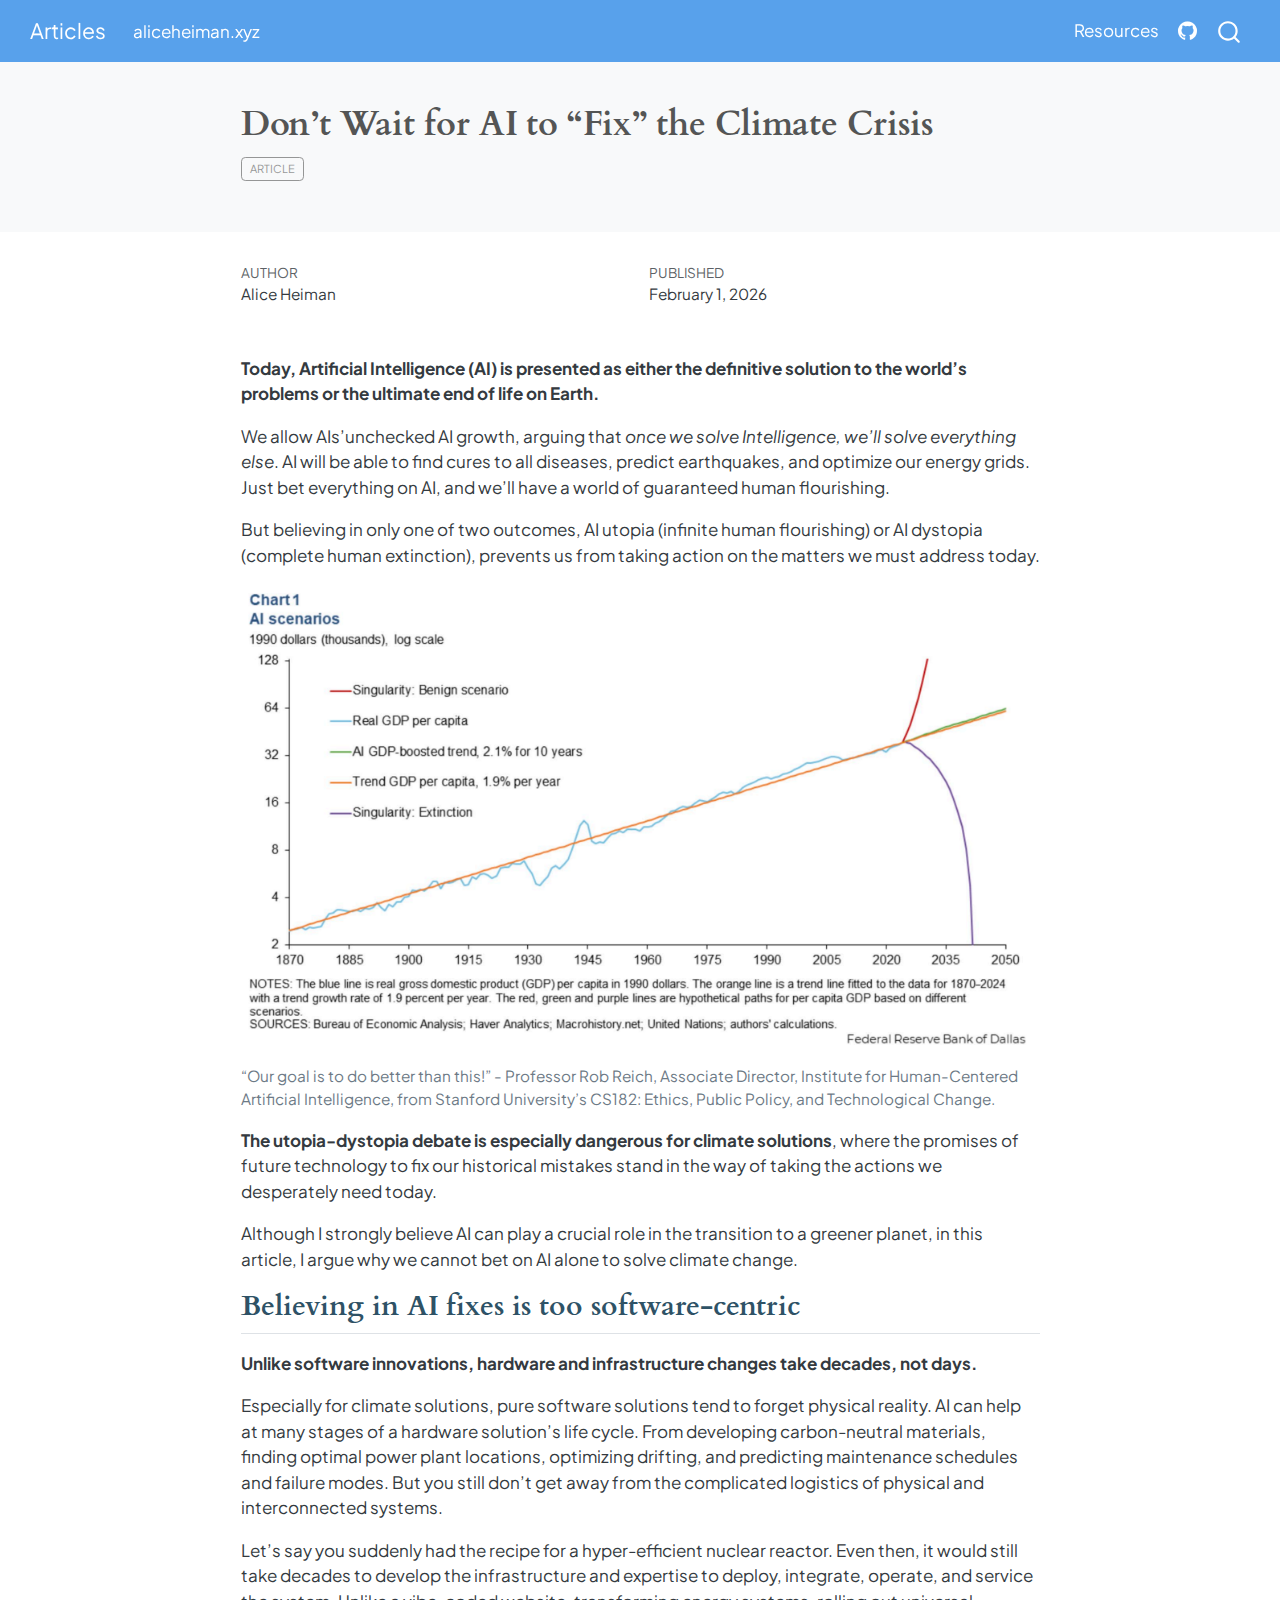
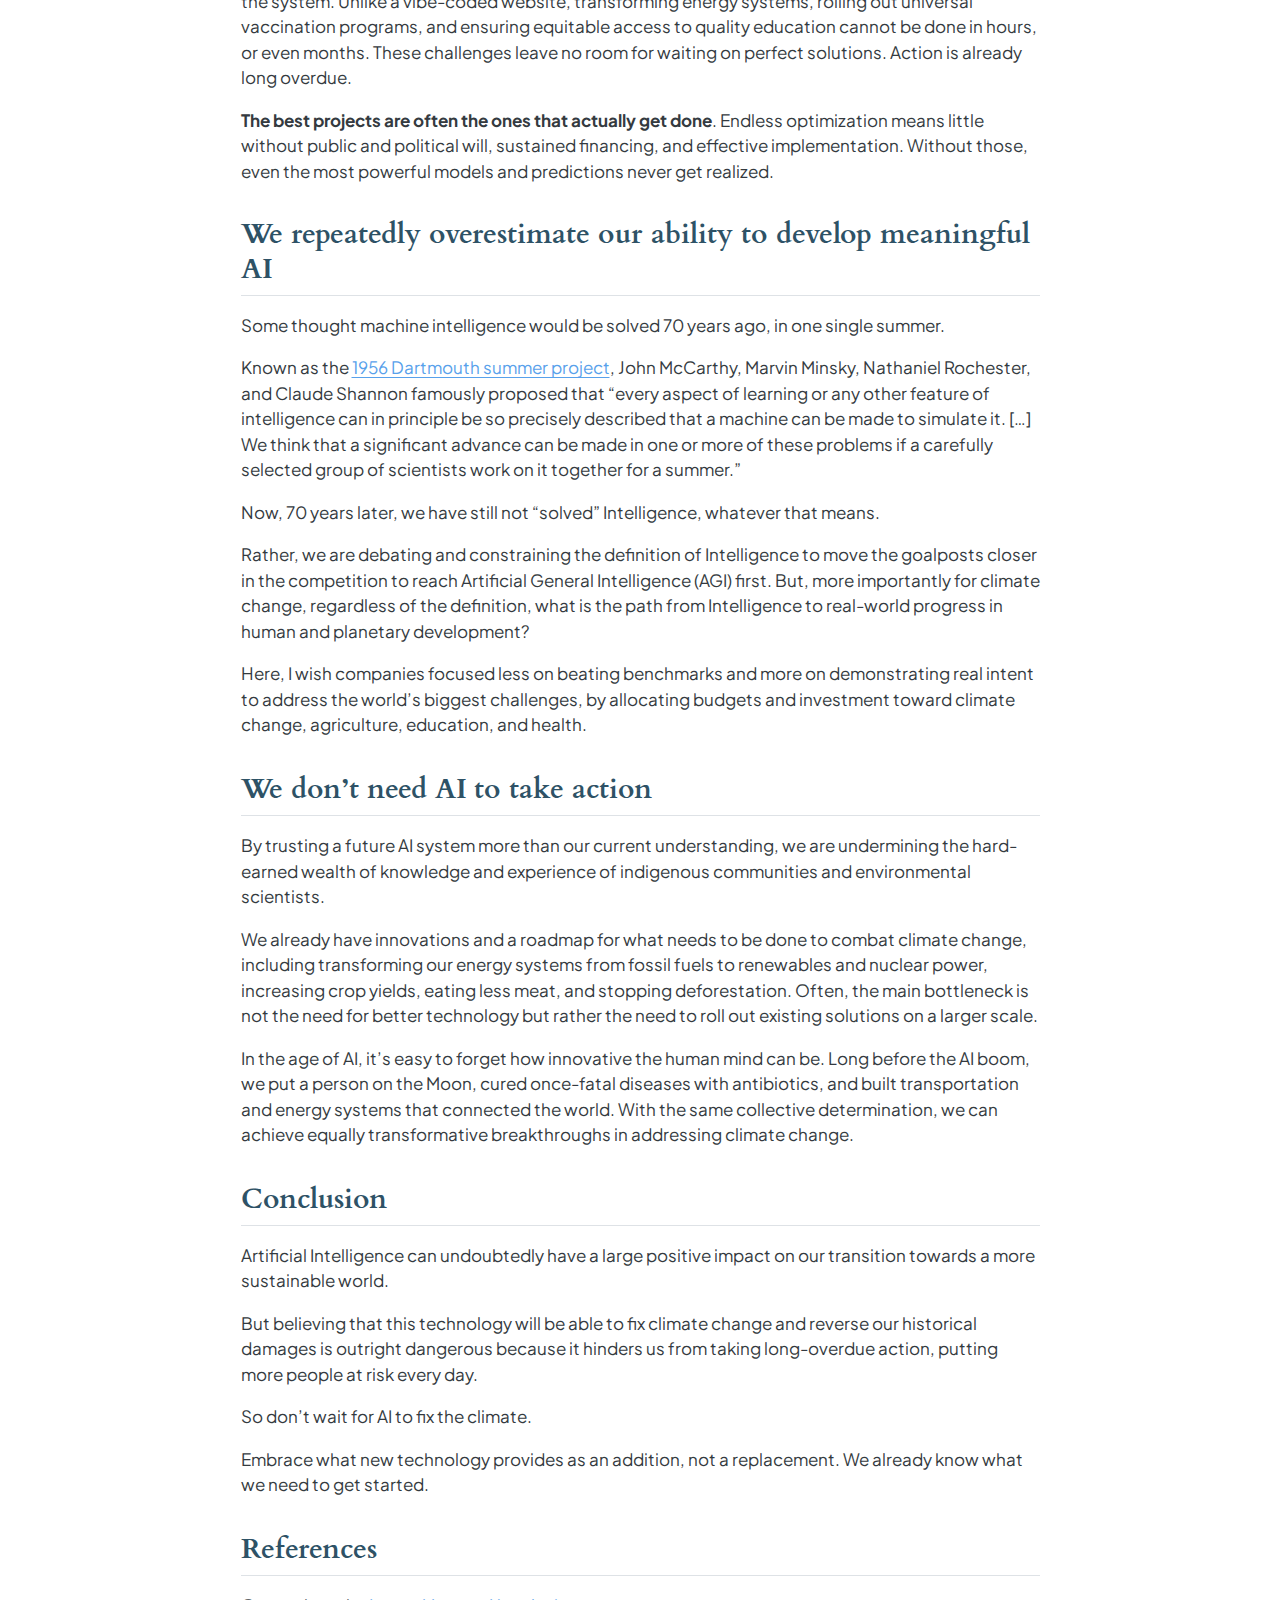
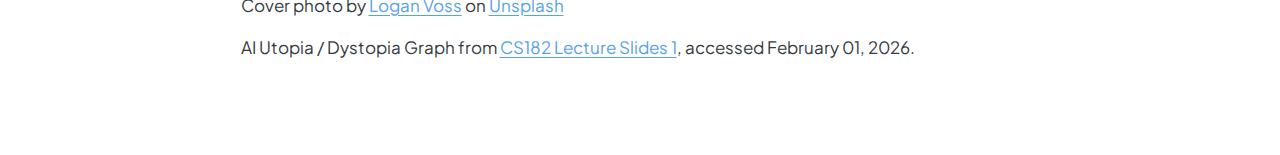
<file: docs/posts/ai_not_fix_climate_change/index.html>
<!DOCTYPE html>
<html xmlns="http://www.w3.org/1999/xhtml" lang="en" xml:lang="en"><head>

<meta charset="utf-8">
<meta name="generator" content="quarto-1.7.32">

<meta name="viewport" content="width=device-width, initial-scale=1.0, user-scalable=yes">

<meta name="author" content="Alice Heiman">
<meta name="dcterms.date" content="2026-02-01">

<title>Don’t Wait for AI to “Fix” the Climate Crisis – Articles</title>
<style>
code{white-space: pre-wrap;}
span.smallcaps{font-variant: small-caps;}
div.columns{display: flex; gap: min(4vw, 1.5em);}
div.column{flex: auto; overflow-x: auto;}
div.hanging-indent{margin-left: 1.5em; text-indent: -1.5em;}
ul.task-list{list-style: none;}
ul.task-list li input[type="checkbox"] {
  width: 0.8em;
  margin: 0 0.8em 0.2em -1em; /* quarto-specific, see https://github.com/quarto-dev/quarto-cli/issues/4556 */ 
  vertical-align: middle;
}
</style>


<script src="../../site_libs/quarto-nav/quarto-nav.js"></script>
<script src="../../site_libs/quarto-nav/headroom.min.js"></script>
<script src="../../site_libs/clipboard/clipboard.min.js"></script>
<script src="../../site_libs/quarto-search/autocomplete.umd.js"></script>
<script src="../../site_libs/quarto-search/fuse.min.js"></script>
<script src="../../site_libs/quarto-search/quarto-search.js"></script>
<meta name="quarto:offset" content="../../">
<script src="../../site_libs/quarto-html/quarto.js" type="module"></script>
<script src="../../site_libs/quarto-html/tabsets/tabsets.js" type="module"></script>
<script src="../../site_libs/quarto-html/popper.min.js"></script>
<script src="../../site_libs/quarto-html/tippy.umd.min.js"></script>
<script src="../../site_libs/quarto-html/anchor.min.js"></script>
<link href="../../site_libs/quarto-html/tippy.css" rel="stylesheet">
<link href="../../site_libs/quarto-html/quarto-syntax-highlighting-37eea08aefeeee20ff55810ff984fec1.css" rel="stylesheet" id="quarto-text-highlighting-styles">
<script src="../../site_libs/bootstrap/bootstrap.min.js"></script>
<link href="../../site_libs/bootstrap/bootstrap-icons.css" rel="stylesheet">
<link href="../../site_libs/bootstrap/bootstrap-c1fac2584b48ed01fb6e278e36375074.min.css" rel="stylesheet" append-hash="true" id="quarto-bootstrap" data-mode="light">
<script id="quarto-search-options" type="application/json">{
  "location": "navbar",
  "copy-button": false,
  "collapse-after": 3,
  "panel-placement": "end",
  "type": "overlay",
  "limit": 50,
  "keyboard-shortcut": [
    "f",
    "/",
    "s"
  ],
  "show-item-context": false,
  "language": {
    "search-no-results-text": "No results",
    "search-matching-documents-text": "matching documents",
    "search-copy-link-title": "Copy link to search",
    "search-hide-matches-text": "Hide additional matches",
    "search-more-match-text": "more match in this document",
    "search-more-matches-text": "more matches in this document",
    "search-clear-button-title": "Clear",
    "search-text-placeholder": "",
    "search-detached-cancel-button-title": "Cancel",
    "search-submit-button-title": "Submit",
    "search-label": "Search"
  }
}</script>


<link rel="stylesheet" href="../../styles.css">
</head>

<body class="nav-fixed fullcontent quarto-light">

<div id="quarto-search-results"></div>
  <header id="quarto-header" class="headroom fixed-top quarto-banner">
    <nav class="navbar navbar-expand-lg " data-bs-theme="dark">
      <div class="navbar-container container-fluid">
      <div class="navbar-brand-container mx-auto">
    <a class="navbar-brand" href="../../index.html">
    <span class="navbar-title">Articles</span>
    </a>
  </div>
            <div id="quarto-search" class="" title="Search"></div>
          <button class="navbar-toggler" type="button" data-bs-toggle="collapse" data-bs-target="#navbarCollapse" aria-controls="navbarCollapse" role="menu" aria-expanded="false" aria-label="Toggle navigation" onclick="if (window.quartoToggleHeadroom) { window.quartoToggleHeadroom(); }">
  <span class="navbar-toggler-icon"></span>
</button>
          <div class="collapse navbar-collapse" id="navbarCollapse">
            <ul class="navbar-nav navbar-nav-scroll me-auto">
  <li class="nav-item">
    <a class="nav-link" href="https://aliceheiman.xyz"> 
<span class="menu-text">aliceheiman.xyz</span></a>
  </li>  
</ul>
            <ul class="navbar-nav navbar-nav-scroll ms-auto">
  <li class="nav-item">
    <a class="nav-link" href="../../resources.html"> 
<span class="menu-text">Resources</span></a>
  </li>  
  <li class="nav-item compact">
    <a class="nav-link" href="https://github.com/"> <i class="bi bi-github" role="img">
</i> 
<span class="menu-text"></span></a>
  </li>  
</ul>
          </div> <!-- /navcollapse -->
            <div class="quarto-navbar-tools">
</div>
      </div> <!-- /container-fluid -->
    </nav>
</header>
<!-- content -->
<header id="title-block-header" class="quarto-title-block default page-columns page-full">
  <div class="quarto-title-banner page-columns page-full">
    <div class="quarto-title column-body">
      <h1 class="title">Don’t Wait for AI to “Fix” the Climate Crisis</h1>
                                <div class="quarto-categories">
                <div class="quarto-category">Article</div>
              </div>
                  </div>
  </div>
    
  
  <div class="quarto-title-meta">

      <div>
      <div class="quarto-title-meta-heading">Author</div>
      <div class="quarto-title-meta-contents">
               <p>Alice Heiman </p>
            </div>
    </div>
      
      <div>
      <div class="quarto-title-meta-heading">Published</div>
      <div class="quarto-title-meta-contents">
        <p class="date">February 1, 2026</p>
      </div>
    </div>
    
      
    </div>
    
  
  </header><div id="quarto-content" class="quarto-container page-columns page-rows-contents page-layout-article page-navbar">
<!-- sidebar -->
<!-- margin-sidebar -->
    
<!-- main -->
<main class="content quarto-banner-title-block" id="quarto-document-content">





<p><strong>Today, Artificial Intelligence (AI) is presented as either the definitive solution to the world’s problems or the ultimate end of life on Earth.</strong></p>
<p>We allow AIs’unchecked AI growth, arguing that <em>once we solve Intelligence, we’ll solve everything else</em>. AI will be able to find cures to all diseases, predict earthquakes, and optimize our energy grids. Just bet everything on AI, and we’ll have a world of guaranteed human flourishing.</p>
<p>But believing in only one of two outcomes, AI utopia (infinite human flourishing) or AI dystopia (complete human extinction), prevents us from taking action on the matters we must address today.</p>
<div class="quarto-figure quarto-figure-center">
<figure class="figure">
<p><img src="ai-chart.png" class="img-fluid figure-img"></p>
<figcaption>“Our goal is to do better than this!” - Professor Rob Reich, Associate Director, Institute for Human-Centered Artificial Intelligence, from Stanford University’s CS182: Ethics, Public Policy, and Technological Change.</figcaption>
</figure>
</div>
<p><strong>The utopia-dystopia debate is especially dangerous for climate solutions</strong>, where the promises of future technology to fix our historical mistakes stand in the way of taking the actions we desperately need today.</p>
<p>Although I strongly believe AI can play a crucial role in the transition to a greener planet, in this article, I argue why we cannot bet on AI alone to solve climate change.</p>
<section id="believing-in-ai-fixes-is-too-software-centric" class="level2">
<h2 class="anchored" data-anchor-id="believing-in-ai-fixes-is-too-software-centric">Believing in AI fixes is too software-centric</h2>
<p><strong>Unlike software innovations, hardware and infrastructure changes take decades, not days.</strong></p>
<p>Especially for climate solutions, pure software solutions tend to forget physical reality. AI can help at many stages of a hardware solution’s life cycle. From developing carbon-neutral materials, finding optimal power plant locations, optimizing drifting, and predicting maintenance schedules and failure modes. But you still don’t get away from the complicated logistics of physical and interconnected systems.</p>
<p>Let’s say you suddenly had the recipe for a hyper-efficient nuclear reactor. Even then, it would still take decades to develop the infrastructure and expertise to deploy, integrate, operate, and service the system. Unlike a vibe-coded website, transforming energy systems, rolling out universal vaccination programs, and ensuring equitable access to quality education cannot be done in hours, or even months. These challenges leave no room for waiting on perfect solutions. Action is already long overdue.</p>
<p><strong>The best projects are often the ones that actually get done</strong>. Endless optimization means little without public and political will, sustained financing, and effective implementation. Without those, even the most powerful models and predictions never get realized.</p>
</section>
<section id="we-repeatedly-overestimate-our-ability-to-develop-meaningful-ai" class="level2">
<h2 class="anchored" data-anchor-id="we-repeatedly-overestimate-our-ability-to-develop-meaningful-ai">We repeatedly overestimate our ability to develop meaningful AI</h2>
<p>Some thought machine intelligence would be solved 70 years ago, in one single summer.</p>
<p>Known as the <a href="https://ojs.aaai.org/aimagazine/index.php/aimagazine/article/view/1904">1956 Dartmouth summer project</a>, John McCarthy, Marvin Minsky, Nathaniel Rochester, and Claude Shannon famously proposed that “every aspect of learning or any other feature of intelligence can in principle be so precisely described that a machine can be made to simulate it. […] We think that a significant advance can be made in one or more of these problems if a carefully selected group of scientists work on it together for a summer.”</p>
<p>Now, 70 years later, we have still not “solved” Intelligence, whatever that means.</p>
<p>Rather, we are debating and constraining the definition of Intelligence to move the goalposts closer in the competition to reach Artificial General Intelligence (AGI) first. But, more importantly for climate change, regardless of the definition, what is the path from Intelligence to real-world progress in human and planetary development?</p>
<p>Here, I wish companies focused less on beating benchmarks and more on demonstrating real intent to address the world’s biggest challenges, by allocating budgets and investment toward climate change, agriculture, education, and health.</p>
</section>
<section id="we-dont-need-ai-to-take-action" class="level2">
<h2 class="anchored" data-anchor-id="we-dont-need-ai-to-take-action">We don’t need AI to take action</h2>
<p>By trusting a future AI system more than our current understanding, we are undermining the hard-earned wealth of knowledge and experience of indigenous communities and environmental scientists.</p>
<p>We already have innovations and a roadmap for what needs to be done to combat climate change, including transforming our energy systems from fossil fuels to renewables and nuclear power, increasing crop yields, eating less meat, and stopping deforestation. Often, the main bottleneck is not the need for better technology but rather the need to roll out existing solutions on a larger scale.</p>
<p>In the age of AI, it’s easy to forget how innovative the human mind can be. Long before the AI boom, we put a person on the Moon, cured once-fatal diseases with antibiotics, and built transportation and energy systems that connected the world. With the same collective determination, we can achieve equally transformative breakthroughs in addressing climate change.</p>
</section>
<section id="conclusion" class="level2">
<h2 class="anchored" data-anchor-id="conclusion">Conclusion</h2>
<p>Artificial Intelligence can undoubtedly have a large positive impact on our transition towards a more sustainable world.</p>
<p>But believing that this technology will be able to fix climate change and reverse our historical damages is outright dangerous because it hinders us from taking long-overdue action, putting more people at risk every day.</p>
<p>So don’t wait for AI to fix the climate.</p>
<p>Embrace what new technology provides as an addition, not a replacement. We already know what we need to get started.</p>
</section>
<section id="references" class="level2">
<h2 class="anchored" data-anchor-id="references">References</h2>
<p>Cover photo by <a href="https://unsplash.com/@loganvoss?utm_source=unsplash&amp;utm_medium=referral&amp;utm_content=creditCopyText">Logan Voss</a> on <a href="https://unsplash.com/photos/abstract-streaks-of-neon-green-light-on-dark-background-bHd7tm-2oWU?utm_source=unsplash&amp;utm_medium=referral&amp;utm_content=creditCopyText">Unsplash</a></p>
<p>AI Utopia / Dystopia Graph from <a href="https://web.stanford.edu/class/cs182/lectures/Lecture1.pdf">CS182 Lecture Slides 1</a>, accessed February 01, 2026.</p>


</section>

</main> <!-- /main -->
<script id="quarto-html-after-body" type="application/javascript">
  window.document.addEventListener("DOMContentLoaded", function (event) {
    const icon = "";
    const anchorJS = new window.AnchorJS();
    anchorJS.options = {
      placement: 'right',
      icon: icon
    };
    anchorJS.add('.anchored');
    const isCodeAnnotation = (el) => {
      for (const clz of el.classList) {
        if (clz.startsWith('code-annotation-')) {                     
          return true;
        }
      }
      return false;
    }
    const onCopySuccess = function(e) {
      // button target
      const button = e.trigger;
      // don't keep focus
      button.blur();
      // flash "checked"
      button.classList.add('code-copy-button-checked');
      var currentTitle = button.getAttribute("title");
      button.setAttribute("title", "Copied!");
      let tooltip;
      if (window.bootstrap) {
        button.setAttribute("data-bs-toggle", "tooltip");
        button.setAttribute("data-bs-placement", "left");
        button.setAttribute("data-bs-title", "Copied!");
        tooltip = new bootstrap.Tooltip(button, 
          { trigger: "manual", 
            customClass: "code-copy-button-tooltip",
            offset: [0, -8]});
        tooltip.show();    
      }
      setTimeout(function() {
        if (tooltip) {
          tooltip.hide();
          button.removeAttribute("data-bs-title");
          button.removeAttribute("data-bs-toggle");
          button.removeAttribute("data-bs-placement");
        }
        button.setAttribute("title", currentTitle);
        button.classList.remove('code-copy-button-checked');
      }, 1000);
      // clear code selection
      e.clearSelection();
    }
    const getTextToCopy = function(trigger) {
        const codeEl = trigger.previousElementSibling.cloneNode(true);
        for (const childEl of codeEl.children) {
          if (isCodeAnnotation(childEl)) {
            childEl.remove();
          }
        }
        return codeEl.innerText;
    }
    const clipboard = new window.ClipboardJS('.code-copy-button:not([data-in-quarto-modal])', {
      text: getTextToCopy
    });
    clipboard.on('success', onCopySuccess);
    if (window.document.getElementById('quarto-embedded-source-code-modal')) {
      const clipboardModal = new window.ClipboardJS('.code-copy-button[data-in-quarto-modal]', {
        text: getTextToCopy,
        container: window.document.getElementById('quarto-embedded-source-code-modal')
      });
      clipboardModal.on('success', onCopySuccess);
    }
      var localhostRegex = new RegExp(/^(?:http|https):\/\/localhost\:?[0-9]*\//);
      var mailtoRegex = new RegExp(/^mailto:/);
        var filterRegex = new RegExp('/' + window.location.host + '/');
      var isInternal = (href) => {
          return filterRegex.test(href) || localhostRegex.test(href) || mailtoRegex.test(href);
      }
      // Inspect non-navigation links and adorn them if external
     var links = window.document.querySelectorAll('a[href]:not(.nav-link):not(.navbar-brand):not(.toc-action):not(.sidebar-link):not(.sidebar-item-toggle):not(.pagination-link):not(.no-external):not([aria-hidden]):not(.dropdown-item):not(.quarto-navigation-tool):not(.about-link)');
      for (var i=0; i<links.length; i++) {
        const link = links[i];
        if (!isInternal(link.href)) {
          // undo the damage that might have been done by quarto-nav.js in the case of
          // links that we want to consider external
          if (link.dataset.originalHref !== undefined) {
            link.href = link.dataset.originalHref;
          }
        }
      }
    function tippyHover(el, contentFn, onTriggerFn, onUntriggerFn) {
      const config = {
        allowHTML: true,
        maxWidth: 500,
        delay: 100,
        arrow: false,
        appendTo: function(el) {
            return el.parentElement;
        },
        interactive: true,
        interactiveBorder: 10,
        theme: 'quarto',
        placement: 'bottom-start',
      };
      if (contentFn) {
        config.content = contentFn;
      }
      if (onTriggerFn) {
        config.onTrigger = onTriggerFn;
      }
      if (onUntriggerFn) {
        config.onUntrigger = onUntriggerFn;
      }
      window.tippy(el, config); 
    }
    const noterefs = window.document.querySelectorAll('a[role="doc-noteref"]');
    for (var i=0; i<noterefs.length; i++) {
      const ref = noterefs[i];
      tippyHover(ref, function() {
        // use id or data attribute instead here
        let href = ref.getAttribute('data-footnote-href') || ref.getAttribute('href');
        try { href = new URL(href).hash; } catch {}
        const id = href.replace(/^#\/?/, "");
        const note = window.document.getElementById(id);
        if (note) {
          return note.innerHTML;
        } else {
          return "";
        }
      });
    }
    const xrefs = window.document.querySelectorAll('a.quarto-xref');
    const processXRef = (id, note) => {
      // Strip column container classes
      const stripColumnClz = (el) => {
        el.classList.remove("page-full", "page-columns");
        if (el.children) {
          for (const child of el.children) {
            stripColumnClz(child);
          }
        }
      }
      stripColumnClz(note)
      if (id === null || id.startsWith('sec-')) {
        // Special case sections, only their first couple elements
        const container = document.createElement("div");
        if (note.children && note.children.length > 2) {
          container.appendChild(note.children[0].cloneNode(true));
          for (let i = 1; i < note.children.length; i++) {
            const child = note.children[i];
            if (child.tagName === "P" && child.innerText === "") {
              continue;
            } else {
              container.appendChild(child.cloneNode(true));
              break;
            }
          }
          if (window.Quarto?.typesetMath) {
            window.Quarto.typesetMath(container);
          }
          return container.innerHTML
        } else {
          if (window.Quarto?.typesetMath) {
            window.Quarto.typesetMath(note);
          }
          return note.innerHTML;
        }
      } else {
        // Remove any anchor links if they are present
        const anchorLink = note.querySelector('a.anchorjs-link');
        if (anchorLink) {
          anchorLink.remove();
        }
        if (window.Quarto?.typesetMath) {
          window.Quarto.typesetMath(note);
        }
        if (note.classList.contains("callout")) {
          return note.outerHTML;
        } else {
          return note.innerHTML;
        }
      }
    }
    for (var i=0; i<xrefs.length; i++) {
      const xref = xrefs[i];
      tippyHover(xref, undefined, function(instance) {
        instance.disable();
        let url = xref.getAttribute('href');
        let hash = undefined; 
        if (url.startsWith('#')) {
          hash = url;
        } else {
          try { hash = new URL(url).hash; } catch {}
        }
        if (hash) {
          const id = hash.replace(/^#\/?/, "");
          const note = window.document.getElementById(id);
          if (note !== null) {
            try {
              const html = processXRef(id, note.cloneNode(true));
              instance.setContent(html);
            } finally {
              instance.enable();
              instance.show();
            }
          } else {
            // See if we can fetch this
            fetch(url.split('#')[0])
            .then(res => res.text())
            .then(html => {
              const parser = new DOMParser();
              const htmlDoc = parser.parseFromString(html, "text/html");
              const note = htmlDoc.getElementById(id);
              if (note !== null) {
                const html = processXRef(id, note);
                instance.setContent(html);
              } 
            }).finally(() => {
              instance.enable();
              instance.show();
            });
          }
        } else {
          // See if we can fetch a full url (with no hash to target)
          // This is a special case and we should probably do some content thinning / targeting
          fetch(url)
          .then(res => res.text())
          .then(html => {
            const parser = new DOMParser();
            const htmlDoc = parser.parseFromString(html, "text/html");
            const note = htmlDoc.querySelector('main.content');
            if (note !== null) {
              // This should only happen for chapter cross references
              // (since there is no id in the URL)
              // remove the first header
              if (note.children.length > 0 && note.children[0].tagName === "HEADER") {
                note.children[0].remove();
              }
              const html = processXRef(null, note);
              instance.setContent(html);
            } 
          }).finally(() => {
            instance.enable();
            instance.show();
          });
        }
      }, function(instance) {
      });
    }
        let selectedAnnoteEl;
        const selectorForAnnotation = ( cell, annotation) => {
          let cellAttr = 'data-code-cell="' + cell + '"';
          let lineAttr = 'data-code-annotation="' +  annotation + '"';
          const selector = 'span[' + cellAttr + '][' + lineAttr + ']';
          return selector;
        }
        const selectCodeLines = (annoteEl) => {
          const doc = window.document;
          const targetCell = annoteEl.getAttribute("data-target-cell");
          const targetAnnotation = annoteEl.getAttribute("data-target-annotation");
          const annoteSpan = window.document.querySelector(selectorForAnnotation(targetCell, targetAnnotation));
          const lines = annoteSpan.getAttribute("data-code-lines").split(",");
          const lineIds = lines.map((line) => {
            return targetCell + "-" + line;
          })
          let top = null;
          let height = null;
          let parent = null;
          if (lineIds.length > 0) {
              //compute the position of the single el (top and bottom and make a div)
              const el = window.document.getElementById(lineIds[0]);
              top = el.offsetTop;
              height = el.offsetHeight;
              parent = el.parentElement.parentElement;
            if (lineIds.length > 1) {
              const lastEl = window.document.getElementById(lineIds[lineIds.length - 1]);
              const bottom = lastEl.offsetTop + lastEl.offsetHeight;
              height = bottom - top;
            }
            if (top !== null && height !== null && parent !== null) {
              // cook up a div (if necessary) and position it 
              let div = window.document.getElementById("code-annotation-line-highlight");
              if (div === null) {
                div = window.document.createElement("div");
                div.setAttribute("id", "code-annotation-line-highlight");
                div.style.position = 'absolute';
                parent.appendChild(div);
              }
              div.style.top = top - 2 + "px";
              div.style.height = height + 4 + "px";
              div.style.left = 0;
              let gutterDiv = window.document.getElementById("code-annotation-line-highlight-gutter");
              if (gutterDiv === null) {
                gutterDiv = window.document.createElement("div");
                gutterDiv.setAttribute("id", "code-annotation-line-highlight-gutter");
                gutterDiv.style.position = 'absolute';
                const codeCell = window.document.getElementById(targetCell);
                const gutter = codeCell.querySelector('.code-annotation-gutter');
                gutter.appendChild(gutterDiv);
              }
              gutterDiv.style.top = top - 2 + "px";
              gutterDiv.style.height = height + 4 + "px";
            }
            selectedAnnoteEl = annoteEl;
          }
        };
        const unselectCodeLines = () => {
          const elementsIds = ["code-annotation-line-highlight", "code-annotation-line-highlight-gutter"];
          elementsIds.forEach((elId) => {
            const div = window.document.getElementById(elId);
            if (div) {
              div.remove();
            }
          });
          selectedAnnoteEl = undefined;
        };
          // Handle positioning of the toggle
      window.addEventListener(
        "resize",
        throttle(() => {
          elRect = undefined;
          if (selectedAnnoteEl) {
            selectCodeLines(selectedAnnoteEl);
          }
        }, 10)
      );
      function throttle(fn, ms) {
      let throttle = false;
      let timer;
        return (...args) => {
          if(!throttle) { // first call gets through
              fn.apply(this, args);
              throttle = true;
          } else { // all the others get throttled
              if(timer) clearTimeout(timer); // cancel #2
              timer = setTimeout(() => {
                fn.apply(this, args);
                timer = throttle = false;
              }, ms);
          }
        };
      }
        // Attach click handler to the DT
        const annoteDls = window.document.querySelectorAll('dt[data-target-cell]');
        for (const annoteDlNode of annoteDls) {
          annoteDlNode.addEventListener('click', (event) => {
            const clickedEl = event.target;
            if (clickedEl !== selectedAnnoteEl) {
              unselectCodeLines();
              const activeEl = window.document.querySelector('dt[data-target-cell].code-annotation-active');
              if (activeEl) {
                activeEl.classList.remove('code-annotation-active');
              }
              selectCodeLines(clickedEl);
              clickedEl.classList.add('code-annotation-active');
            } else {
              // Unselect the line
              unselectCodeLines();
              clickedEl.classList.remove('code-annotation-active');
            }
          });
        }
    const findCites = (el) => {
      const parentEl = el.parentElement;
      if (parentEl) {
        const cites = parentEl.dataset.cites;
        if (cites) {
          return {
            el,
            cites: cites.split(' ')
          };
        } else {
          return findCites(el.parentElement)
        }
      } else {
        return undefined;
      }
    };
    var bibliorefs = window.document.querySelectorAll('a[role="doc-biblioref"]');
    for (var i=0; i<bibliorefs.length; i++) {
      const ref = bibliorefs[i];
      const citeInfo = findCites(ref);
      if (citeInfo) {
        tippyHover(citeInfo.el, function() {
          var popup = window.document.createElement('div');
          citeInfo.cites.forEach(function(cite) {
            var citeDiv = window.document.createElement('div');
            citeDiv.classList.add('hanging-indent');
            citeDiv.classList.add('csl-entry');
            var biblioDiv = window.document.getElementById('ref-' + cite);
            if (biblioDiv) {
              citeDiv.innerHTML = biblioDiv.innerHTML;
            }
            popup.appendChild(citeDiv);
          });
          return popup.innerHTML;
        });
      }
    }
  });
  </script>
</div> <!-- /content -->




</body></html>
</file>
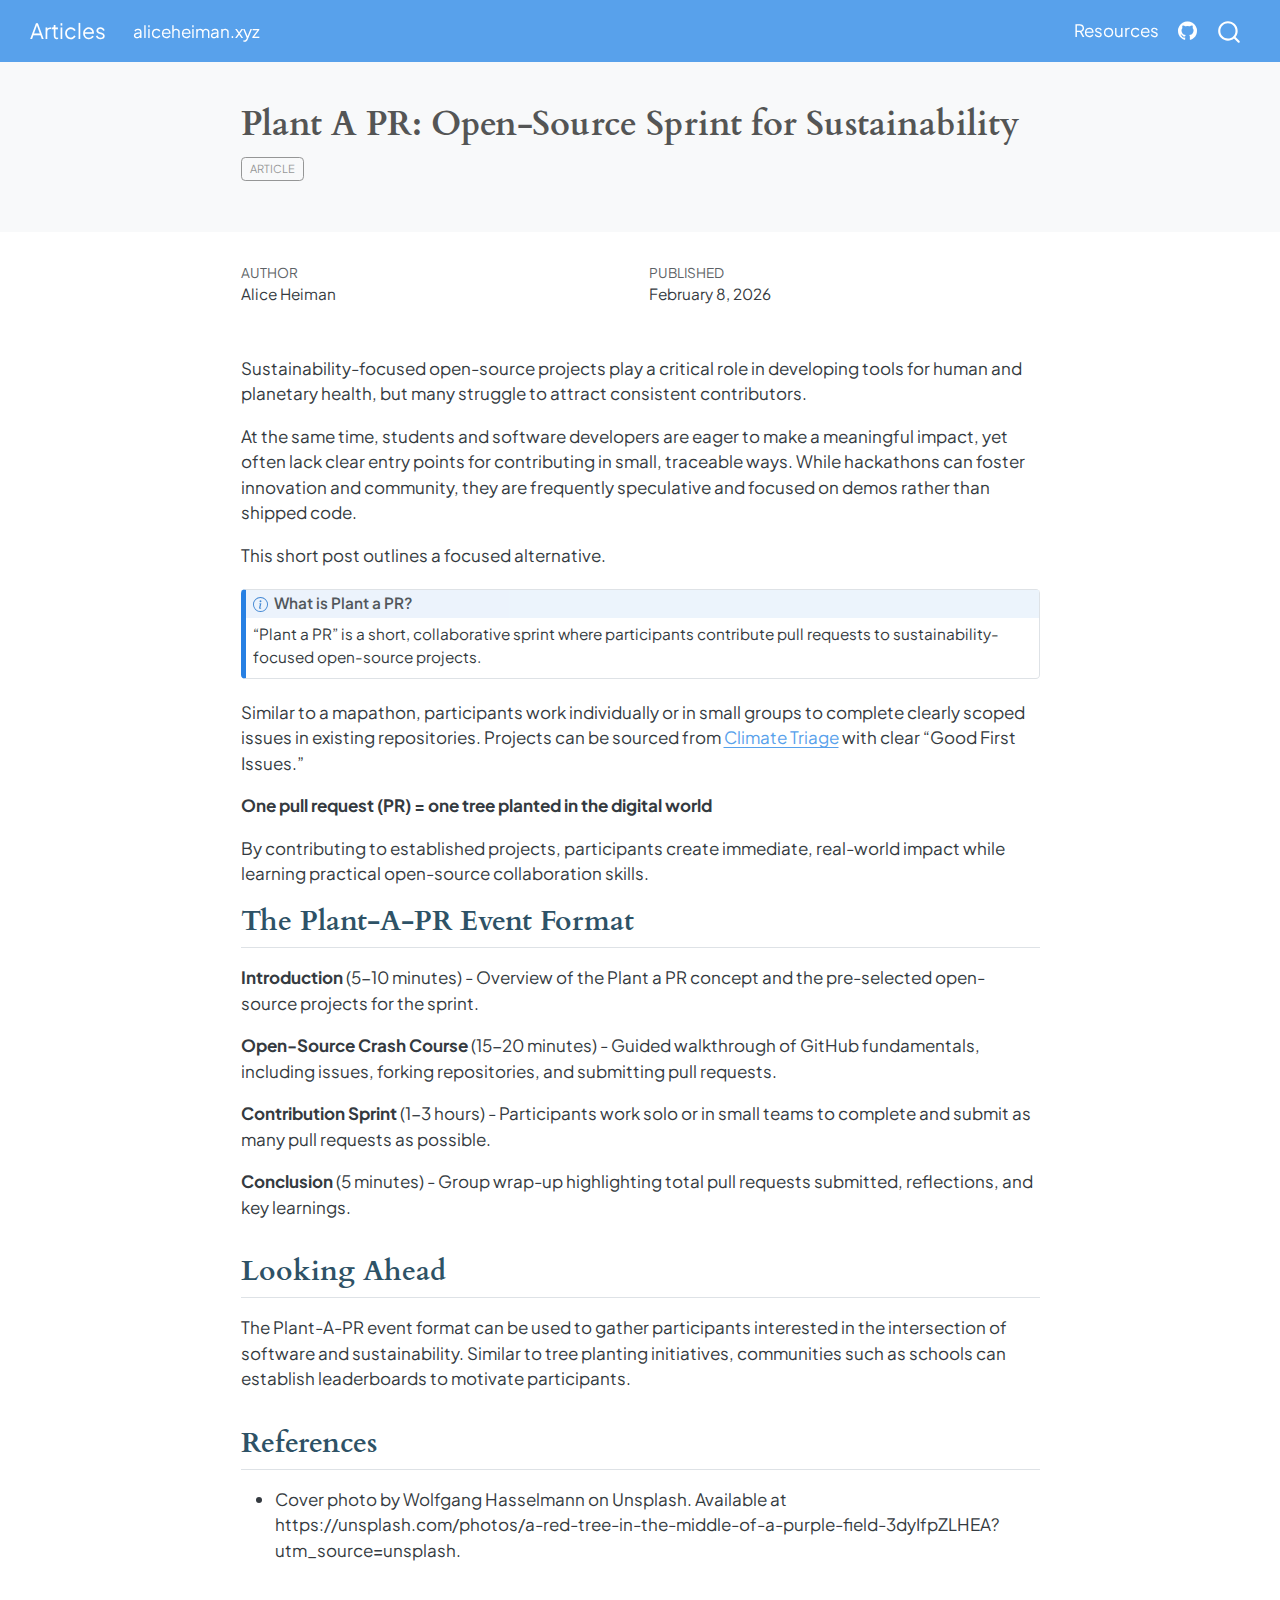
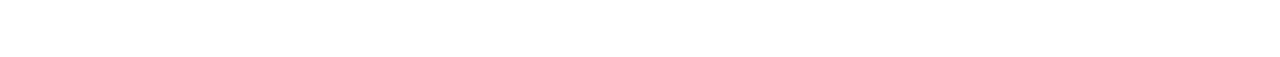
<file: docs/posts/plant_a_pr/index.html>
<!DOCTYPE html>
<html xmlns="http://www.w3.org/1999/xhtml" lang="en" xml:lang="en"><head>

<meta charset="utf-8">
<meta name="generator" content="quarto-1.7.32">

<meta name="viewport" content="width=device-width, initial-scale=1.0, user-scalable=yes">

<meta name="author" content="Alice Heiman">
<meta name="dcterms.date" content="2026-02-08">

<title>Plant A PR: Open-Source Sprint for Sustainability – Articles</title>
<style>
code{white-space: pre-wrap;}
span.smallcaps{font-variant: small-caps;}
div.columns{display: flex; gap: min(4vw, 1.5em);}
div.column{flex: auto; overflow-x: auto;}
div.hanging-indent{margin-left: 1.5em; text-indent: -1.5em;}
ul.task-list{list-style: none;}
ul.task-list li input[type="checkbox"] {
  width: 0.8em;
  margin: 0 0.8em 0.2em -1em; /* quarto-specific, see https://github.com/quarto-dev/quarto-cli/issues/4556 */ 
  vertical-align: middle;
}
</style>


<script src="../../site_libs/quarto-nav/quarto-nav.js"></script>
<script src="../../site_libs/quarto-nav/headroom.min.js"></script>
<script src="../../site_libs/clipboard/clipboard.min.js"></script>
<script src="../../site_libs/quarto-search/autocomplete.umd.js"></script>
<script src="../../site_libs/quarto-search/fuse.min.js"></script>
<script src="../../site_libs/quarto-search/quarto-search.js"></script>
<meta name="quarto:offset" content="../../">
<script src="../../site_libs/quarto-html/quarto.js" type="module"></script>
<script src="../../site_libs/quarto-html/tabsets/tabsets.js" type="module"></script>
<script src="../../site_libs/quarto-html/popper.min.js"></script>
<script src="../../site_libs/quarto-html/tippy.umd.min.js"></script>
<script src="../../site_libs/quarto-html/anchor.min.js"></script>
<link href="../../site_libs/quarto-html/tippy.css" rel="stylesheet">
<link href="../../site_libs/quarto-html/quarto-syntax-highlighting-37eea08aefeeee20ff55810ff984fec1.css" rel="stylesheet" id="quarto-text-highlighting-styles">
<script src="../../site_libs/bootstrap/bootstrap.min.js"></script>
<link href="../../site_libs/bootstrap/bootstrap-icons.css" rel="stylesheet">
<link href="../../site_libs/bootstrap/bootstrap-c1fac2584b48ed01fb6e278e36375074.min.css" rel="stylesheet" append-hash="true" id="quarto-bootstrap" data-mode="light">
<script id="quarto-search-options" type="application/json">{
  "location": "navbar",
  "copy-button": false,
  "collapse-after": 3,
  "panel-placement": "end",
  "type": "overlay",
  "limit": 50,
  "keyboard-shortcut": [
    "f",
    "/",
    "s"
  ],
  "show-item-context": false,
  "language": {
    "search-no-results-text": "No results",
    "search-matching-documents-text": "matching documents",
    "search-copy-link-title": "Copy link to search",
    "search-hide-matches-text": "Hide additional matches",
    "search-more-match-text": "more match in this document",
    "search-more-matches-text": "more matches in this document",
    "search-clear-button-title": "Clear",
    "search-text-placeholder": "",
    "search-detached-cancel-button-title": "Cancel",
    "search-submit-button-title": "Submit",
    "search-label": "Search"
  }
}</script>


<link rel="stylesheet" href="../../styles.css">
</head>

<body class="nav-fixed fullcontent quarto-light">

<div id="quarto-search-results"></div>
  <header id="quarto-header" class="headroom fixed-top quarto-banner">
    <nav class="navbar navbar-expand-lg " data-bs-theme="dark">
      <div class="navbar-container container-fluid">
      <div class="navbar-brand-container mx-auto">
    <a class="navbar-brand" href="../../index.html">
    <span class="navbar-title">Articles</span>
    </a>
  </div>
            <div id="quarto-search" class="" title="Search"></div>
          <button class="navbar-toggler" type="button" data-bs-toggle="collapse" data-bs-target="#navbarCollapse" aria-controls="navbarCollapse" role="menu" aria-expanded="false" aria-label="Toggle navigation" onclick="if (window.quartoToggleHeadroom) { window.quartoToggleHeadroom(); }">
  <span class="navbar-toggler-icon"></span>
</button>
          <div class="collapse navbar-collapse" id="navbarCollapse">
            <ul class="navbar-nav navbar-nav-scroll me-auto">
  <li class="nav-item">
    <a class="nav-link" href="https://aliceheiman.xyz"> 
<span class="menu-text">aliceheiman.xyz</span></a>
  </li>  
</ul>
            <ul class="navbar-nav navbar-nav-scroll ms-auto">
  <li class="nav-item">
    <a class="nav-link" href="../../resources.html"> 
<span class="menu-text">Resources</span></a>
  </li>  
  <li class="nav-item compact">
    <a class="nav-link" href="https://github.com/"> <i class="bi bi-github" role="img">
</i> 
<span class="menu-text"></span></a>
  </li>  
</ul>
          </div> <!-- /navcollapse -->
            <div class="quarto-navbar-tools">
</div>
      </div> <!-- /container-fluid -->
    </nav>
</header>
<!-- content -->
<header id="title-block-header" class="quarto-title-block default page-columns page-full">
  <div class="quarto-title-banner page-columns page-full">
    <div class="quarto-title column-body">
      <h1 class="title">Plant A PR: Open-Source Sprint for Sustainability</h1>
                                <div class="quarto-categories">
                <div class="quarto-category">Article</div>
              </div>
                  </div>
  </div>
    
  
  <div class="quarto-title-meta">

      <div>
      <div class="quarto-title-meta-heading">Author</div>
      <div class="quarto-title-meta-contents">
               <p>Alice Heiman </p>
            </div>
    </div>
      
      <div>
      <div class="quarto-title-meta-heading">Published</div>
      <div class="quarto-title-meta-contents">
        <p class="date">February 8, 2026</p>
      </div>
    </div>
    
      
    </div>
    
  
  </header><div id="quarto-content" class="quarto-container page-columns page-rows-contents page-layout-article page-navbar">
<!-- sidebar -->
<!-- margin-sidebar -->
    
<!-- main -->
<main class="content quarto-banner-title-block" id="quarto-document-content">





<p>Sustainability-focused open-source projects play a critical role in developing tools for human and planetary health, but many struggle to attract consistent contributors.</p>
<p>At the same time, students and software developers are eager to make a meaningful impact, yet often lack clear entry points for contributing in small, traceable ways. While hackathons can foster innovation and community, they are frequently speculative and focused on demos rather than shipped code.</p>
<p>This short post outlines a focused alternative.</p>
<div class="callout callout-style-default callout-note callout-titled" title="What is Plant a PR?">
<div class="callout-header d-flex align-content-center">
<div class="callout-icon-container">
<i class="callout-icon"></i>
</div>
<div class="callout-title-container flex-fill">
What is Plant a PR?
</div>
</div>
<div class="callout-body-container callout-body">
<p>“Plant a PR” is a short, collaborative sprint where participants contribute pull requests to sustainability-focused open-source projects.</p>
</div>
</div>
<p>Similar to a mapathon, participants work individually or in small groups to complete clearly scoped issues in existing repositories. Projects can be sourced from <a href="https://climatetriage.com/">Climate Triage</a> with clear “Good First Issues.”</p>
<p><strong>One pull request (PR) = one tree planted in the digital world</strong></p>
<p>By contributing to established projects, participants create immediate, real-world impact while learning practical open-source collaboration skills.</p>
<section id="the-plant-a-pr-event-format" class="level2">
<h2 class="anchored" data-anchor-id="the-plant-a-pr-event-format">The Plant-A-PR Event Format</h2>
<p><strong>Introduction</strong> (5-10 minutes) - Overview of the Plant a PR concept and the pre-selected open-source projects for the sprint.</p>
<p><strong>Open-Source Crash Course</strong> (15-20 minutes) - Guided walkthrough of GitHub fundamentals, including issues, forking repositories, and submitting pull requests.</p>
<p><strong>Contribution Sprint</strong> (1-3 hours) - Participants work solo or in small teams to complete and submit as many pull requests as possible.</p>
<p><strong>Conclusion</strong> (5 minutes) - Group wrap-up highlighting total pull requests submitted, reflections, and key learnings.</p>
</section>
<section id="looking-ahead" class="level2">
<h2 class="anchored" data-anchor-id="looking-ahead">Looking Ahead</h2>
<p>The Plant-A-PR event format can be used to gather participants interested in the intersection of software and sustainability. Similar to tree planting initiatives, communities such as schools can establish leaderboards to motivate participants.</p>
</section>
<section id="references" class="level2">
<h2 class="anchored" data-anchor-id="references">References</h2>
<ul>
<li>Cover photo by Wolfgang Hasselmann on Unsplash. Available at https://unsplash.com/photos/a-red-tree-in-the-middle-of-a-purple-field-3dyIfpZLHEA?utm_source=unsplash.</li>
</ul>


</section>

</main> <!-- /main -->
<script id="quarto-html-after-body" type="application/javascript">
  window.document.addEventListener("DOMContentLoaded", function (event) {
    const icon = "";
    const anchorJS = new window.AnchorJS();
    anchorJS.options = {
      placement: 'right',
      icon: icon
    };
    anchorJS.add('.anchored');
    const isCodeAnnotation = (el) => {
      for (const clz of el.classList) {
        if (clz.startsWith('code-annotation-')) {                     
          return true;
        }
      }
      return false;
    }
    const onCopySuccess = function(e) {
      // button target
      const button = e.trigger;
      // don't keep focus
      button.blur();
      // flash "checked"
      button.classList.add('code-copy-button-checked');
      var currentTitle = button.getAttribute("title");
      button.setAttribute("title", "Copied!");
      let tooltip;
      if (window.bootstrap) {
        button.setAttribute("data-bs-toggle", "tooltip");
        button.setAttribute("data-bs-placement", "left");
        button.setAttribute("data-bs-title", "Copied!");
        tooltip = new bootstrap.Tooltip(button, 
          { trigger: "manual", 
            customClass: "code-copy-button-tooltip",
            offset: [0, -8]});
        tooltip.show();    
      }
      setTimeout(function() {
        if (tooltip) {
          tooltip.hide();
          button.removeAttribute("data-bs-title");
          button.removeAttribute("data-bs-toggle");
          button.removeAttribute("data-bs-placement");
        }
        button.setAttribute("title", currentTitle);
        button.classList.remove('code-copy-button-checked');
      }, 1000);
      // clear code selection
      e.clearSelection();
    }
    const getTextToCopy = function(trigger) {
        const codeEl = trigger.previousElementSibling.cloneNode(true);
        for (const childEl of codeEl.children) {
          if (isCodeAnnotation(childEl)) {
            childEl.remove();
          }
        }
        return codeEl.innerText;
    }
    const clipboard = new window.ClipboardJS('.code-copy-button:not([data-in-quarto-modal])', {
      text: getTextToCopy
    });
    clipboard.on('success', onCopySuccess);
    if (window.document.getElementById('quarto-embedded-source-code-modal')) {
      const clipboardModal = new window.ClipboardJS('.code-copy-button[data-in-quarto-modal]', {
        text: getTextToCopy,
        container: window.document.getElementById('quarto-embedded-source-code-modal')
      });
      clipboardModal.on('success', onCopySuccess);
    }
      var localhostRegex = new RegExp(/^(?:http|https):\/\/localhost\:?[0-9]*\//);
      var mailtoRegex = new RegExp(/^mailto:/);
        var filterRegex = new RegExp('/' + window.location.host + '/');
      var isInternal = (href) => {
          return filterRegex.test(href) || localhostRegex.test(href) || mailtoRegex.test(href);
      }
      // Inspect non-navigation links and adorn them if external
     var links = window.document.querySelectorAll('a[href]:not(.nav-link):not(.navbar-brand):not(.toc-action):not(.sidebar-link):not(.sidebar-item-toggle):not(.pagination-link):not(.no-external):not([aria-hidden]):not(.dropdown-item):not(.quarto-navigation-tool):not(.about-link)');
      for (var i=0; i<links.length; i++) {
        const link = links[i];
        if (!isInternal(link.href)) {
          // undo the damage that might have been done by quarto-nav.js in the case of
          // links that we want to consider external
          if (link.dataset.originalHref !== undefined) {
            link.href = link.dataset.originalHref;
          }
        }
      }
    function tippyHover(el, contentFn, onTriggerFn, onUntriggerFn) {
      const config = {
        allowHTML: true,
        maxWidth: 500,
        delay: 100,
        arrow: false,
        appendTo: function(el) {
            return el.parentElement;
        },
        interactive: true,
        interactiveBorder: 10,
        theme: 'quarto',
        placement: 'bottom-start',
      };
      if (contentFn) {
        config.content = contentFn;
      }
      if (onTriggerFn) {
        config.onTrigger = onTriggerFn;
      }
      if (onUntriggerFn) {
        config.onUntrigger = onUntriggerFn;
      }
      window.tippy(el, config); 
    }
    const noterefs = window.document.querySelectorAll('a[role="doc-noteref"]');
    for (var i=0; i<noterefs.length; i++) {
      const ref = noterefs[i];
      tippyHover(ref, function() {
        // use id or data attribute instead here
        let href = ref.getAttribute('data-footnote-href') || ref.getAttribute('href');
        try { href = new URL(href).hash; } catch {}
        const id = href.replace(/^#\/?/, "");
        const note = window.document.getElementById(id);
        if (note) {
          return note.innerHTML;
        } else {
          return "";
        }
      });
    }
    const xrefs = window.document.querySelectorAll('a.quarto-xref');
    const processXRef = (id, note) => {
      // Strip column container classes
      const stripColumnClz = (el) => {
        el.classList.remove("page-full", "page-columns");
        if (el.children) {
          for (const child of el.children) {
            stripColumnClz(child);
          }
        }
      }
      stripColumnClz(note)
      if (id === null || id.startsWith('sec-')) {
        // Special case sections, only their first couple elements
        const container = document.createElement("div");
        if (note.children && note.children.length > 2) {
          container.appendChild(note.children[0].cloneNode(true));
          for (let i = 1; i < note.children.length; i++) {
            const child = note.children[i];
            if (child.tagName === "P" && child.innerText === "") {
              continue;
            } else {
              container.appendChild(child.cloneNode(true));
              break;
            }
          }
          if (window.Quarto?.typesetMath) {
            window.Quarto.typesetMath(container);
          }
          return container.innerHTML
        } else {
          if (window.Quarto?.typesetMath) {
            window.Quarto.typesetMath(note);
          }
          return note.innerHTML;
        }
      } else {
        // Remove any anchor links if they are present
        const anchorLink = note.querySelector('a.anchorjs-link');
        if (anchorLink) {
          anchorLink.remove();
        }
        if (window.Quarto?.typesetMath) {
          window.Quarto.typesetMath(note);
        }
        if (note.classList.contains("callout")) {
          return note.outerHTML;
        } else {
          return note.innerHTML;
        }
      }
    }
    for (var i=0; i<xrefs.length; i++) {
      const xref = xrefs[i];
      tippyHover(xref, undefined, function(instance) {
        instance.disable();
        let url = xref.getAttribute('href');
        let hash = undefined; 
        if (url.startsWith('#')) {
          hash = url;
        } else {
          try { hash = new URL(url).hash; } catch {}
        }
        if (hash) {
          const id = hash.replace(/^#\/?/, "");
          const note = window.document.getElementById(id);
          if (note !== null) {
            try {
              const html = processXRef(id, note.cloneNode(true));
              instance.setContent(html);
            } finally {
              instance.enable();
              instance.show();
            }
          } else {
            // See if we can fetch this
            fetch(url.split('#')[0])
            .then(res => res.text())
            .then(html => {
              const parser = new DOMParser();
              const htmlDoc = parser.parseFromString(html, "text/html");
              const note = htmlDoc.getElementById(id);
              if (note !== null) {
                const html = processXRef(id, note);
                instance.setContent(html);
              } 
            }).finally(() => {
              instance.enable();
              instance.show();
            });
          }
        } else {
          // See if we can fetch a full url (with no hash to target)
          // This is a special case and we should probably do some content thinning / targeting
          fetch(url)
          .then(res => res.text())
          .then(html => {
            const parser = new DOMParser();
            const htmlDoc = parser.parseFromString(html, "text/html");
            const note = htmlDoc.querySelector('main.content');
            if (note !== null) {
              // This should only happen for chapter cross references
              // (since there is no id in the URL)
              // remove the first header
              if (note.children.length > 0 && note.children[0].tagName === "HEADER") {
                note.children[0].remove();
              }
              const html = processXRef(null, note);
              instance.setContent(html);
            } 
          }).finally(() => {
            instance.enable();
            instance.show();
          });
        }
      }, function(instance) {
      });
    }
        let selectedAnnoteEl;
        const selectorForAnnotation = ( cell, annotation) => {
          let cellAttr = 'data-code-cell="' + cell + '"';
          let lineAttr = 'data-code-annotation="' +  annotation + '"';
          const selector = 'span[' + cellAttr + '][' + lineAttr + ']';
          return selector;
        }
        const selectCodeLines = (annoteEl) => {
          const doc = window.document;
          const targetCell = annoteEl.getAttribute("data-target-cell");
          const targetAnnotation = annoteEl.getAttribute("data-target-annotation");
          const annoteSpan = window.document.querySelector(selectorForAnnotation(targetCell, targetAnnotation));
          const lines = annoteSpan.getAttribute("data-code-lines").split(",");
          const lineIds = lines.map((line) => {
            return targetCell + "-" + line;
          })
          let top = null;
          let height = null;
          let parent = null;
          if (lineIds.length > 0) {
              //compute the position of the single el (top and bottom and make a div)
              const el = window.document.getElementById(lineIds[0]);
              top = el.offsetTop;
              height = el.offsetHeight;
              parent = el.parentElement.parentElement;
            if (lineIds.length > 1) {
              const lastEl = window.document.getElementById(lineIds[lineIds.length - 1]);
              const bottom = lastEl.offsetTop + lastEl.offsetHeight;
              height = bottom - top;
            }
            if (top !== null && height !== null && parent !== null) {
              // cook up a div (if necessary) and position it 
              let div = window.document.getElementById("code-annotation-line-highlight");
              if (div === null) {
                div = window.document.createElement("div");
                div.setAttribute("id", "code-annotation-line-highlight");
                div.style.position = 'absolute';
                parent.appendChild(div);
              }
              div.style.top = top - 2 + "px";
              div.style.height = height + 4 + "px";
              div.style.left = 0;
              let gutterDiv = window.document.getElementById("code-annotation-line-highlight-gutter");
              if (gutterDiv === null) {
                gutterDiv = window.document.createElement("div");
                gutterDiv.setAttribute("id", "code-annotation-line-highlight-gutter");
                gutterDiv.style.position = 'absolute';
                const codeCell = window.document.getElementById(targetCell);
                const gutter = codeCell.querySelector('.code-annotation-gutter');
                gutter.appendChild(gutterDiv);
              }
              gutterDiv.style.top = top - 2 + "px";
              gutterDiv.style.height = height + 4 + "px";
            }
            selectedAnnoteEl = annoteEl;
          }
        };
        const unselectCodeLines = () => {
          const elementsIds = ["code-annotation-line-highlight", "code-annotation-line-highlight-gutter"];
          elementsIds.forEach((elId) => {
            const div = window.document.getElementById(elId);
            if (div) {
              div.remove();
            }
          });
          selectedAnnoteEl = undefined;
        };
          // Handle positioning of the toggle
      window.addEventListener(
        "resize",
        throttle(() => {
          elRect = undefined;
          if (selectedAnnoteEl) {
            selectCodeLines(selectedAnnoteEl);
          }
        }, 10)
      );
      function throttle(fn, ms) {
      let throttle = false;
      let timer;
        return (...args) => {
          if(!throttle) { // first call gets through
              fn.apply(this, args);
              throttle = true;
          } else { // all the others get throttled
              if(timer) clearTimeout(timer); // cancel #2
              timer = setTimeout(() => {
                fn.apply(this, args);
                timer = throttle = false;
              }, ms);
          }
        };
      }
        // Attach click handler to the DT
        const annoteDls = window.document.querySelectorAll('dt[data-target-cell]');
        for (const annoteDlNode of annoteDls) {
          annoteDlNode.addEventListener('click', (event) => {
            const clickedEl = event.target;
            if (clickedEl !== selectedAnnoteEl) {
              unselectCodeLines();
              const activeEl = window.document.querySelector('dt[data-target-cell].code-annotation-active');
              if (activeEl) {
                activeEl.classList.remove('code-annotation-active');
              }
              selectCodeLines(clickedEl);
              clickedEl.classList.add('code-annotation-active');
            } else {
              // Unselect the line
              unselectCodeLines();
              clickedEl.classList.remove('code-annotation-active');
            }
          });
        }
    const findCites = (el) => {
      const parentEl = el.parentElement;
      if (parentEl) {
        const cites = parentEl.dataset.cites;
        if (cites) {
          return {
            el,
            cites: cites.split(' ')
          };
        } else {
          return findCites(el.parentElement)
        }
      } else {
        return undefined;
      }
    };
    var bibliorefs = window.document.querySelectorAll('a[role="doc-biblioref"]');
    for (var i=0; i<bibliorefs.length; i++) {
      const ref = bibliorefs[i];
      const citeInfo = findCites(ref);
      if (citeInfo) {
        tippyHover(citeInfo.el, function() {
          var popup = window.document.createElement('div');
          citeInfo.cites.forEach(function(cite) {
            var citeDiv = window.document.createElement('div');
            citeDiv.classList.add('hanging-indent');
            citeDiv.classList.add('csl-entry');
            var biblioDiv = window.document.getElementById('ref-' + cite);
            if (biblioDiv) {
              citeDiv.innerHTML = biblioDiv.innerHTML;
            }
            popup.appendChild(citeDiv);
          });
          return popup.innerHTML;
        });
      }
    }
  });
  </script>
</div> <!-- /content -->




</body></html>
</file>
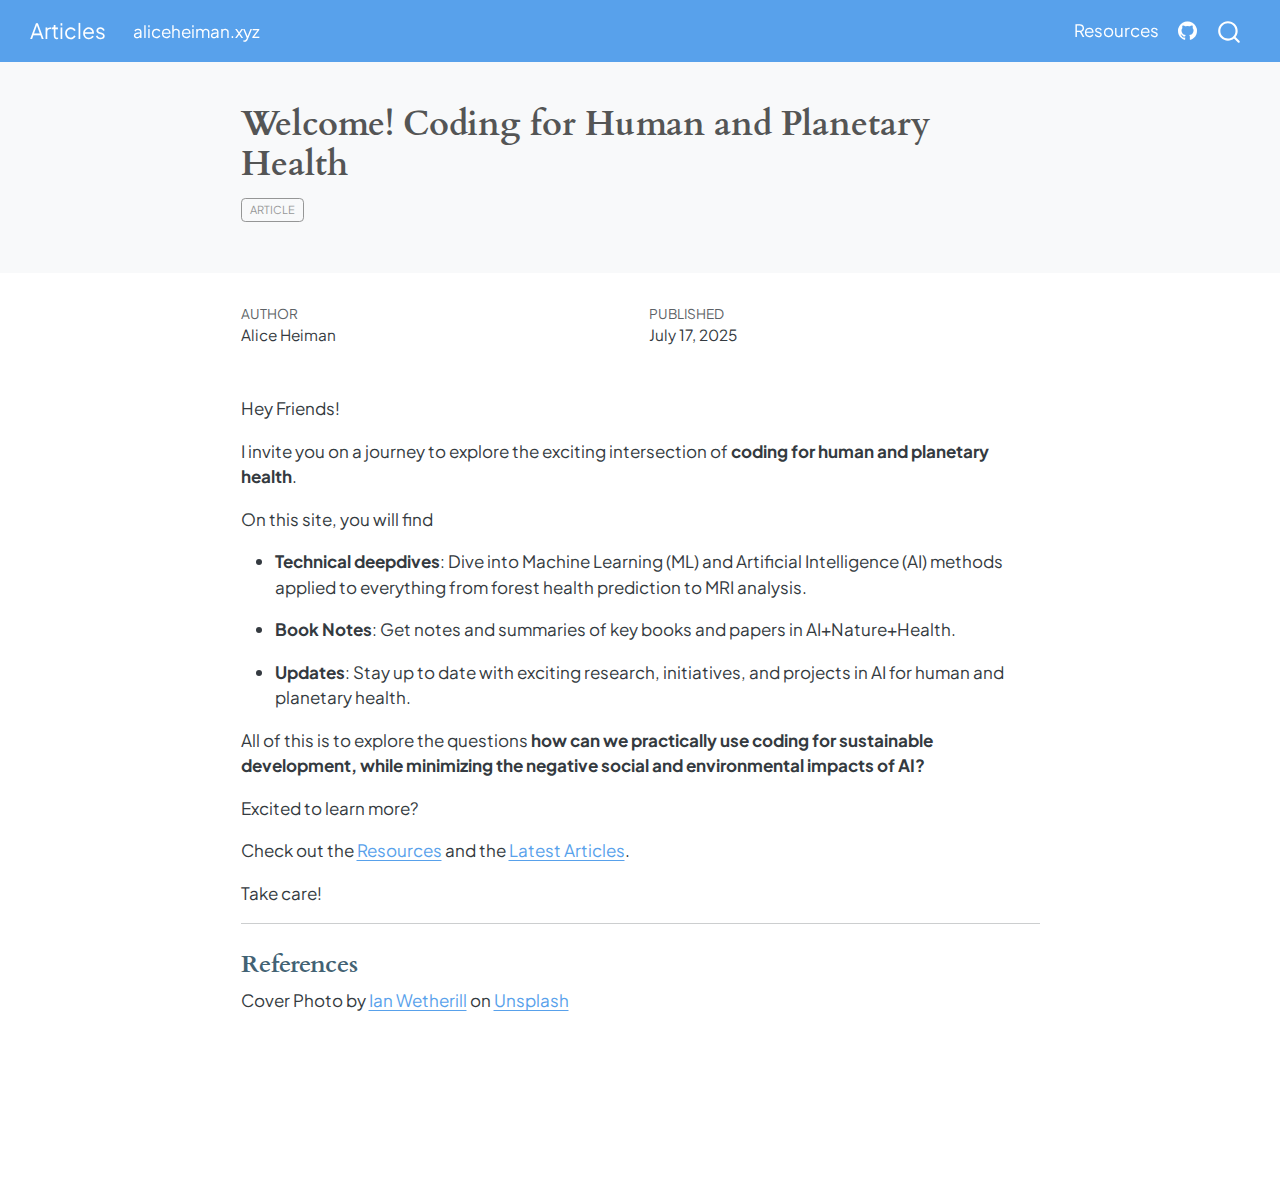
<file: docs/posts/welcome/index.html>
<!DOCTYPE html>
<html xmlns="http://www.w3.org/1999/xhtml" lang="en" xml:lang="en"><head>

<meta charset="utf-8">
<meta name="generator" content="quarto-1.7.32">

<meta name="viewport" content="width=device-width, initial-scale=1.0, user-scalable=yes">

<meta name="author" content="Alice Heiman">
<meta name="dcterms.date" content="2025-07-17">

<title>Welcome! Coding for Human and Planetary Health – Articles</title>
<style>
code{white-space: pre-wrap;}
span.smallcaps{font-variant: small-caps;}
div.columns{display: flex; gap: min(4vw, 1.5em);}
div.column{flex: auto; overflow-x: auto;}
div.hanging-indent{margin-left: 1.5em; text-indent: -1.5em;}
ul.task-list{list-style: none;}
ul.task-list li input[type="checkbox"] {
  width: 0.8em;
  margin: 0 0.8em 0.2em -1em; /* quarto-specific, see https://github.com/quarto-dev/quarto-cli/issues/4556 */ 
  vertical-align: middle;
}
</style>


<script src="../../site_libs/quarto-nav/quarto-nav.js"></script>
<script src="../../site_libs/quarto-nav/headroom.min.js"></script>
<script src="../../site_libs/clipboard/clipboard.min.js"></script>
<script src="../../site_libs/quarto-search/autocomplete.umd.js"></script>
<script src="../../site_libs/quarto-search/fuse.min.js"></script>
<script src="../../site_libs/quarto-search/quarto-search.js"></script>
<meta name="quarto:offset" content="../../">
<script src="../../site_libs/quarto-html/quarto.js" type="module"></script>
<script src="../../site_libs/quarto-html/tabsets/tabsets.js" type="module"></script>
<script src="../../site_libs/quarto-html/popper.min.js"></script>
<script src="../../site_libs/quarto-html/tippy.umd.min.js"></script>
<script src="../../site_libs/quarto-html/anchor.min.js"></script>
<link href="../../site_libs/quarto-html/tippy.css" rel="stylesheet">
<link href="../../site_libs/quarto-html/quarto-syntax-highlighting-37eea08aefeeee20ff55810ff984fec1.css" rel="stylesheet" id="quarto-text-highlighting-styles">
<script src="../../site_libs/bootstrap/bootstrap.min.js"></script>
<link href="../../site_libs/bootstrap/bootstrap-icons.css" rel="stylesheet">
<link href="../../site_libs/bootstrap/bootstrap-c1fac2584b48ed01fb6e278e36375074.min.css" rel="stylesheet" append-hash="true" id="quarto-bootstrap" data-mode="light">
<script id="quarto-search-options" type="application/json">{
  "location": "navbar",
  "copy-button": false,
  "collapse-after": 3,
  "panel-placement": "end",
  "type": "overlay",
  "limit": 50,
  "keyboard-shortcut": [
    "f",
    "/",
    "s"
  ],
  "show-item-context": false,
  "language": {
    "search-no-results-text": "No results",
    "search-matching-documents-text": "matching documents",
    "search-copy-link-title": "Copy link to search",
    "search-hide-matches-text": "Hide additional matches",
    "search-more-match-text": "more match in this document",
    "search-more-matches-text": "more matches in this document",
    "search-clear-button-title": "Clear",
    "search-text-placeholder": "",
    "search-detached-cancel-button-title": "Cancel",
    "search-submit-button-title": "Submit",
    "search-label": "Search"
  }
}</script>


<link rel="stylesheet" href="../../styles.css">
</head>

<body class="nav-fixed fullcontent quarto-light">

<div id="quarto-search-results"></div>
  <header id="quarto-header" class="headroom fixed-top quarto-banner">
    <nav class="navbar navbar-expand-lg " data-bs-theme="dark">
      <div class="navbar-container container-fluid">
      <div class="navbar-brand-container mx-auto">
    <a class="navbar-brand" href="../../index.html">
    <span class="navbar-title">Articles</span>
    </a>
  </div>
            <div id="quarto-search" class="" title="Search"></div>
          <button class="navbar-toggler" type="button" data-bs-toggle="collapse" data-bs-target="#navbarCollapse" aria-controls="navbarCollapse" role="menu" aria-expanded="false" aria-label="Toggle navigation" onclick="if (window.quartoToggleHeadroom) { window.quartoToggleHeadroom(); }">
  <span class="navbar-toggler-icon"></span>
</button>
          <div class="collapse navbar-collapse" id="navbarCollapse">
            <ul class="navbar-nav navbar-nav-scroll me-auto">
  <li class="nav-item">
    <a class="nav-link" href="https://aliceheiman.xyz"> 
<span class="menu-text">aliceheiman.xyz</span></a>
  </li>  
</ul>
            <ul class="navbar-nav navbar-nav-scroll ms-auto">
  <li class="nav-item">
    <a class="nav-link" href="../../resources.html"> 
<span class="menu-text">Resources</span></a>
  </li>  
  <li class="nav-item compact">
    <a class="nav-link" href="https://github.com/"> <i class="bi bi-github" role="img">
</i> 
<span class="menu-text"></span></a>
  </li>  
</ul>
          </div> <!-- /navcollapse -->
            <div class="quarto-navbar-tools">
</div>
      </div> <!-- /container-fluid -->
    </nav>
</header>
<!-- content -->
<header id="title-block-header" class="quarto-title-block default page-columns page-full">
  <div class="quarto-title-banner page-columns page-full">
    <div class="quarto-title column-body">
      <h1 class="title">Welcome! Coding for Human and Planetary Health</h1>
                                <div class="quarto-categories">
                <div class="quarto-category">Article</div>
              </div>
                  </div>
  </div>
    
  
  <div class="quarto-title-meta">

      <div>
      <div class="quarto-title-meta-heading">Author</div>
      <div class="quarto-title-meta-contents">
               <p>Alice Heiman </p>
            </div>
    </div>
      
      <div>
      <div class="quarto-title-meta-heading">Published</div>
      <div class="quarto-title-meta-contents">
        <p class="date">July 17, 2025</p>
      </div>
    </div>
    
      
    </div>
    
  
  </header><div id="quarto-content" class="quarto-container page-columns page-rows-contents page-layout-article page-navbar">
<!-- sidebar -->
<!-- margin-sidebar -->
    
<!-- main -->
<main class="content quarto-banner-title-block" id="quarto-document-content">





<p>Hey Friends!</p>
<p>I invite you on a journey to explore the exciting intersection of <strong>coding for human and planetary health</strong>.</p>
<p>On this site, you will find</p>
<ul>
<li><p><strong>Technical deepdives</strong>: Dive into Machine Learning (ML) and Artificial Intelligence (AI) methods applied to everything from forest health prediction to MRI analysis.</p></li>
<li><p><strong>Book Notes</strong>: Get notes and summaries of key books and papers in AI+Nature+Health.</p></li>
<li><p><strong>Updates</strong>: Stay up to date with exciting research, initiatives, and projects in AI for human and planetary health.</p></li>
</ul>
<p>All of this is to explore the questions <strong>how can we practically use coding for sustainable development, while minimizing the negative social and environmental impacts of AI?</strong></p>
<p>Excited to learn more?</p>
<p>Check out the <a href="../../resources.html">Resources</a> and the <a href="../..">Latest Articles</a>.</p>
<p>Take care!</p>
<hr>
<section id="references" class="level3">
<h3 class="anchored" data-anchor-id="references">References</h3>
<p>Cover Photo by <a href="https://unsplash.com/@leuconoid?utm_content=creditCopyText&amp;utm_medium=referral&amp;utm_source=unsplash">Ian Wetherill</a> on <a href="https://unsplash.com/photos/a-body-of-water-surrounded-by-a-forest-2mSN0-JaotU?utm_content=creditCopyText&amp;utm_medium=referral&amp;utm_source=unsplash">Unsplash</a></p>


</section>

</main> <!-- /main -->
<script id="quarto-html-after-body" type="application/javascript">
  window.document.addEventListener("DOMContentLoaded", function (event) {
    const icon = "";
    const anchorJS = new window.AnchorJS();
    anchorJS.options = {
      placement: 'right',
      icon: icon
    };
    anchorJS.add('.anchored');
    const isCodeAnnotation = (el) => {
      for (const clz of el.classList) {
        if (clz.startsWith('code-annotation-')) {                     
          return true;
        }
      }
      return false;
    }
    const onCopySuccess = function(e) {
      // button target
      const button = e.trigger;
      // don't keep focus
      button.blur();
      // flash "checked"
      button.classList.add('code-copy-button-checked');
      var currentTitle = button.getAttribute("title");
      button.setAttribute("title", "Copied!");
      let tooltip;
      if (window.bootstrap) {
        button.setAttribute("data-bs-toggle", "tooltip");
        button.setAttribute("data-bs-placement", "left");
        button.setAttribute("data-bs-title", "Copied!");
        tooltip = new bootstrap.Tooltip(button, 
          { trigger: "manual", 
            customClass: "code-copy-button-tooltip",
            offset: [0, -8]});
        tooltip.show();    
      }
      setTimeout(function() {
        if (tooltip) {
          tooltip.hide();
          button.removeAttribute("data-bs-title");
          button.removeAttribute("data-bs-toggle");
          button.removeAttribute("data-bs-placement");
        }
        button.setAttribute("title", currentTitle);
        button.classList.remove('code-copy-button-checked');
      }, 1000);
      // clear code selection
      e.clearSelection();
    }
    const getTextToCopy = function(trigger) {
        const codeEl = trigger.previousElementSibling.cloneNode(true);
        for (const childEl of codeEl.children) {
          if (isCodeAnnotation(childEl)) {
            childEl.remove();
          }
        }
        return codeEl.innerText;
    }
    const clipboard = new window.ClipboardJS('.code-copy-button:not([data-in-quarto-modal])', {
      text: getTextToCopy
    });
    clipboard.on('success', onCopySuccess);
    if (window.document.getElementById('quarto-embedded-source-code-modal')) {
      const clipboardModal = new window.ClipboardJS('.code-copy-button[data-in-quarto-modal]', {
        text: getTextToCopy,
        container: window.document.getElementById('quarto-embedded-source-code-modal')
      });
      clipboardModal.on('success', onCopySuccess);
    }
      var localhostRegex = new RegExp(/^(?:http|https):\/\/localhost\:?[0-9]*\//);
      var mailtoRegex = new RegExp(/^mailto:/);
        var filterRegex = new RegExp('/' + window.location.host + '/');
      var isInternal = (href) => {
          return filterRegex.test(href) || localhostRegex.test(href) || mailtoRegex.test(href);
      }
      // Inspect non-navigation links and adorn them if external
     var links = window.document.querySelectorAll('a[href]:not(.nav-link):not(.navbar-brand):not(.toc-action):not(.sidebar-link):not(.sidebar-item-toggle):not(.pagination-link):not(.no-external):not([aria-hidden]):not(.dropdown-item):not(.quarto-navigation-tool):not(.about-link)');
      for (var i=0; i<links.length; i++) {
        const link = links[i];
        if (!isInternal(link.href)) {
          // undo the damage that might have been done by quarto-nav.js in the case of
          // links that we want to consider external
          if (link.dataset.originalHref !== undefined) {
            link.href = link.dataset.originalHref;
          }
        }
      }
    function tippyHover(el, contentFn, onTriggerFn, onUntriggerFn) {
      const config = {
        allowHTML: true,
        maxWidth: 500,
        delay: 100,
        arrow: false,
        appendTo: function(el) {
            return el.parentElement;
        },
        interactive: true,
        interactiveBorder: 10,
        theme: 'quarto',
        placement: 'bottom-start',
      };
      if (contentFn) {
        config.content = contentFn;
      }
      if (onTriggerFn) {
        config.onTrigger = onTriggerFn;
      }
      if (onUntriggerFn) {
        config.onUntrigger = onUntriggerFn;
      }
      window.tippy(el, config); 
    }
    const noterefs = window.document.querySelectorAll('a[role="doc-noteref"]');
    for (var i=0; i<noterefs.length; i++) {
      const ref = noterefs[i];
      tippyHover(ref, function() {
        // use id or data attribute instead here
        let href = ref.getAttribute('data-footnote-href') || ref.getAttribute('href');
        try { href = new URL(href).hash; } catch {}
        const id = href.replace(/^#\/?/, "");
        const note = window.document.getElementById(id);
        if (note) {
          return note.innerHTML;
        } else {
          return "";
        }
      });
    }
    const xrefs = window.document.querySelectorAll('a.quarto-xref');
    const processXRef = (id, note) => {
      // Strip column container classes
      const stripColumnClz = (el) => {
        el.classList.remove("page-full", "page-columns");
        if (el.children) {
          for (const child of el.children) {
            stripColumnClz(child);
          }
        }
      }
      stripColumnClz(note)
      if (id === null || id.startsWith('sec-')) {
        // Special case sections, only their first couple elements
        const container = document.createElement("div");
        if (note.children && note.children.length > 2) {
          container.appendChild(note.children[0].cloneNode(true));
          for (let i = 1; i < note.children.length; i++) {
            const child = note.children[i];
            if (child.tagName === "P" && child.innerText === "") {
              continue;
            } else {
              container.appendChild(child.cloneNode(true));
              break;
            }
          }
          if (window.Quarto?.typesetMath) {
            window.Quarto.typesetMath(container);
          }
          return container.innerHTML
        } else {
          if (window.Quarto?.typesetMath) {
            window.Quarto.typesetMath(note);
          }
          return note.innerHTML;
        }
      } else {
        // Remove any anchor links if they are present
        const anchorLink = note.querySelector('a.anchorjs-link');
        if (anchorLink) {
          anchorLink.remove();
        }
        if (window.Quarto?.typesetMath) {
          window.Quarto.typesetMath(note);
        }
        if (note.classList.contains("callout")) {
          return note.outerHTML;
        } else {
          return note.innerHTML;
        }
      }
    }
    for (var i=0; i<xrefs.length; i++) {
      const xref = xrefs[i];
      tippyHover(xref, undefined, function(instance) {
        instance.disable();
        let url = xref.getAttribute('href');
        let hash = undefined; 
        if (url.startsWith('#')) {
          hash = url;
        } else {
          try { hash = new URL(url).hash; } catch {}
        }
        if (hash) {
          const id = hash.replace(/^#\/?/, "");
          const note = window.document.getElementById(id);
          if (note !== null) {
            try {
              const html = processXRef(id, note.cloneNode(true));
              instance.setContent(html);
            } finally {
              instance.enable();
              instance.show();
            }
          } else {
            // See if we can fetch this
            fetch(url.split('#')[0])
            .then(res => res.text())
            .then(html => {
              const parser = new DOMParser();
              const htmlDoc = parser.parseFromString(html, "text/html");
              const note = htmlDoc.getElementById(id);
              if (note !== null) {
                const html = processXRef(id, note);
                instance.setContent(html);
              } 
            }).finally(() => {
              instance.enable();
              instance.show();
            });
          }
        } else {
          // See if we can fetch a full url (with no hash to target)
          // This is a special case and we should probably do some content thinning / targeting
          fetch(url)
          .then(res => res.text())
          .then(html => {
            const parser = new DOMParser();
            const htmlDoc = parser.parseFromString(html, "text/html");
            const note = htmlDoc.querySelector('main.content');
            if (note !== null) {
              // This should only happen for chapter cross references
              // (since there is no id in the URL)
              // remove the first header
              if (note.children.length > 0 && note.children[0].tagName === "HEADER") {
                note.children[0].remove();
              }
              const html = processXRef(null, note);
              instance.setContent(html);
            } 
          }).finally(() => {
            instance.enable();
            instance.show();
          });
        }
      }, function(instance) {
      });
    }
        let selectedAnnoteEl;
        const selectorForAnnotation = ( cell, annotation) => {
          let cellAttr = 'data-code-cell="' + cell + '"';
          let lineAttr = 'data-code-annotation="' +  annotation + '"';
          const selector = 'span[' + cellAttr + '][' + lineAttr + ']';
          return selector;
        }
        const selectCodeLines = (annoteEl) => {
          const doc = window.document;
          const targetCell = annoteEl.getAttribute("data-target-cell");
          const targetAnnotation = annoteEl.getAttribute("data-target-annotation");
          const annoteSpan = window.document.querySelector(selectorForAnnotation(targetCell, targetAnnotation));
          const lines = annoteSpan.getAttribute("data-code-lines").split(",");
          const lineIds = lines.map((line) => {
            return targetCell + "-" + line;
          })
          let top = null;
          let height = null;
          let parent = null;
          if (lineIds.length > 0) {
              //compute the position of the single el (top and bottom and make a div)
              const el = window.document.getElementById(lineIds[0]);
              top = el.offsetTop;
              height = el.offsetHeight;
              parent = el.parentElement.parentElement;
            if (lineIds.length > 1) {
              const lastEl = window.document.getElementById(lineIds[lineIds.length - 1]);
              const bottom = lastEl.offsetTop + lastEl.offsetHeight;
              height = bottom - top;
            }
            if (top !== null && height !== null && parent !== null) {
              // cook up a div (if necessary) and position it 
              let div = window.document.getElementById("code-annotation-line-highlight");
              if (div === null) {
                div = window.document.createElement("div");
                div.setAttribute("id", "code-annotation-line-highlight");
                div.style.position = 'absolute';
                parent.appendChild(div);
              }
              div.style.top = top - 2 + "px";
              div.style.height = height + 4 + "px";
              div.style.left = 0;
              let gutterDiv = window.document.getElementById("code-annotation-line-highlight-gutter");
              if (gutterDiv === null) {
                gutterDiv = window.document.createElement("div");
                gutterDiv.setAttribute("id", "code-annotation-line-highlight-gutter");
                gutterDiv.style.position = 'absolute';
                const codeCell = window.document.getElementById(targetCell);
                const gutter = codeCell.querySelector('.code-annotation-gutter');
                gutter.appendChild(gutterDiv);
              }
              gutterDiv.style.top = top - 2 + "px";
              gutterDiv.style.height = height + 4 + "px";
            }
            selectedAnnoteEl = annoteEl;
          }
        };
        const unselectCodeLines = () => {
          const elementsIds = ["code-annotation-line-highlight", "code-annotation-line-highlight-gutter"];
          elementsIds.forEach((elId) => {
            const div = window.document.getElementById(elId);
            if (div) {
              div.remove();
            }
          });
          selectedAnnoteEl = undefined;
        };
          // Handle positioning of the toggle
      window.addEventListener(
        "resize",
        throttle(() => {
          elRect = undefined;
          if (selectedAnnoteEl) {
            selectCodeLines(selectedAnnoteEl);
          }
        }, 10)
      );
      function throttle(fn, ms) {
      let throttle = false;
      let timer;
        return (...args) => {
          if(!throttle) { // first call gets through
              fn.apply(this, args);
              throttle = true;
          } else { // all the others get throttled
              if(timer) clearTimeout(timer); // cancel #2
              timer = setTimeout(() => {
                fn.apply(this, args);
                timer = throttle = false;
              }, ms);
          }
        };
      }
        // Attach click handler to the DT
        const annoteDls = window.document.querySelectorAll('dt[data-target-cell]');
        for (const annoteDlNode of annoteDls) {
          annoteDlNode.addEventListener('click', (event) => {
            const clickedEl = event.target;
            if (clickedEl !== selectedAnnoteEl) {
              unselectCodeLines();
              const activeEl = window.document.querySelector('dt[data-target-cell].code-annotation-active');
              if (activeEl) {
                activeEl.classList.remove('code-annotation-active');
              }
              selectCodeLines(clickedEl);
              clickedEl.classList.add('code-annotation-active');
            } else {
              // Unselect the line
              unselectCodeLines();
              clickedEl.classList.remove('code-annotation-active');
            }
          });
        }
    const findCites = (el) => {
      const parentEl = el.parentElement;
      if (parentEl) {
        const cites = parentEl.dataset.cites;
        if (cites) {
          return {
            el,
            cites: cites.split(' ')
          };
        } else {
          return findCites(el.parentElement)
        }
      } else {
        return undefined;
      }
    };
    var bibliorefs = window.document.querySelectorAll('a[role="doc-biblioref"]');
    for (var i=0; i<bibliorefs.length; i++) {
      const ref = bibliorefs[i];
      const citeInfo = findCites(ref);
      if (citeInfo) {
        tippyHover(citeInfo.el, function() {
          var popup = window.document.createElement('div');
          citeInfo.cites.forEach(function(cite) {
            var citeDiv = window.document.createElement('div');
            citeDiv.classList.add('hanging-indent');
            citeDiv.classList.add('csl-entry');
            var biblioDiv = window.document.getElementById('ref-' + cite);
            if (biblioDiv) {
              citeDiv.innerHTML = biblioDiv.innerHTML;
            }
            popup.appendChild(citeDiv);
          });
          return popup.innerHTML;
        });
      }
    }
  });
  </script>
</div> <!-- /content -->




</body></html>
</file>
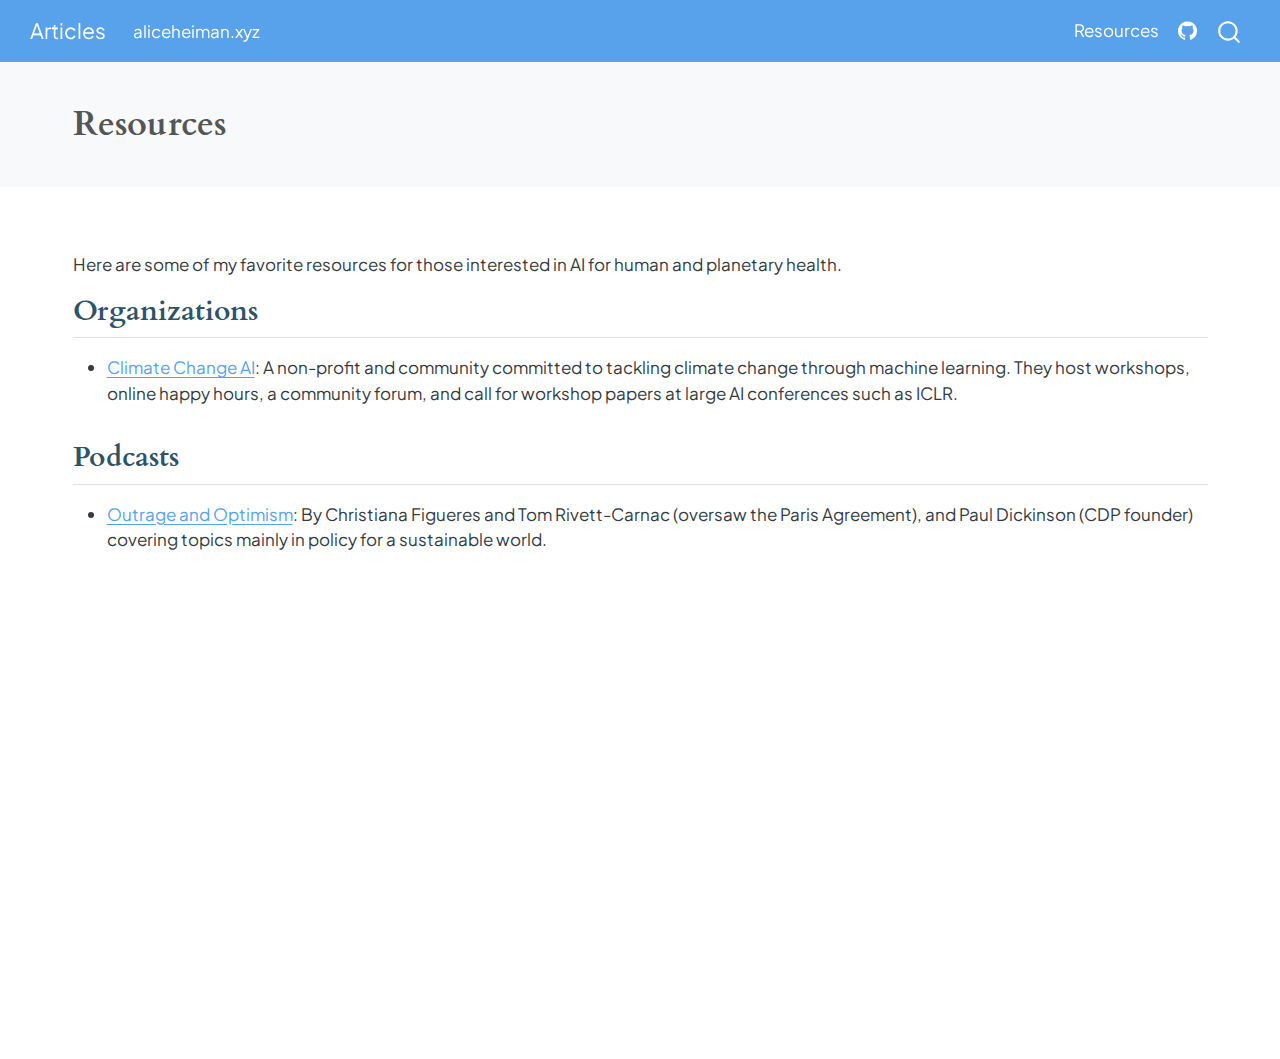
<file: docs/resources.html>
<!DOCTYPE html>
<html xmlns="http://www.w3.org/1999/xhtml" lang="en" xml:lang="en"><head>

<meta charset="utf-8">
<meta name="generator" content="quarto-1.7.32">

<meta name="viewport" content="width=device-width, initial-scale=1.0, user-scalable=yes">


<title>Resources – Articles</title>
<style>
code{white-space: pre-wrap;}
span.smallcaps{font-variant: small-caps;}
div.columns{display: flex; gap: min(4vw, 1.5em);}
div.column{flex: auto; overflow-x: auto;}
div.hanging-indent{margin-left: 1.5em; text-indent: -1.5em;}
ul.task-list{list-style: none;}
ul.task-list li input[type="checkbox"] {
  width: 0.8em;
  margin: 0 0.8em 0.2em -1em; /* quarto-specific, see https://github.com/quarto-dev/quarto-cli/issues/4556 */ 
  vertical-align: middle;
}
</style>


<script src="site_libs/quarto-nav/quarto-nav.js"></script>
<script src="site_libs/quarto-nav/headroom.min.js"></script>
<script src="site_libs/clipboard/clipboard.min.js"></script>
<script src="site_libs/quarto-search/autocomplete.umd.js"></script>
<script src="site_libs/quarto-search/fuse.min.js"></script>
<script src="site_libs/quarto-search/quarto-search.js"></script>
<meta name="quarto:offset" content="./">
<script src="site_libs/quarto-html/quarto.js" type="module"></script>
<script src="site_libs/quarto-html/tabsets/tabsets.js" type="module"></script>
<script src="site_libs/quarto-html/popper.min.js"></script>
<script src="site_libs/quarto-html/tippy.umd.min.js"></script>
<script src="site_libs/quarto-html/anchor.min.js"></script>
<link href="site_libs/quarto-html/tippy.css" rel="stylesheet">
<link href="site_libs/quarto-html/quarto-syntax-highlighting-37eea08aefeeee20ff55810ff984fec1.css" rel="stylesheet" id="quarto-text-highlighting-styles">
<script src="site_libs/bootstrap/bootstrap.min.js"></script>
<link href="site_libs/bootstrap/bootstrap-icons.css" rel="stylesheet">
<link href="site_libs/bootstrap/bootstrap-c1fac2584b48ed01fb6e278e36375074.min.css" rel="stylesheet" append-hash="true" id="quarto-bootstrap" data-mode="light">
<script id="quarto-search-options" type="application/json">{
  "location": "navbar",
  "copy-button": false,
  "collapse-after": 3,
  "panel-placement": "end",
  "type": "overlay",
  "limit": 50,
  "keyboard-shortcut": [
    "f",
    "/",
    "s"
  ],
  "show-item-context": false,
  "language": {
    "search-no-results-text": "No results",
    "search-matching-documents-text": "matching documents",
    "search-copy-link-title": "Copy link to search",
    "search-hide-matches-text": "Hide additional matches",
    "search-more-match-text": "more match in this document",
    "search-more-matches-text": "more matches in this document",
    "search-clear-button-title": "Clear",
    "search-text-placeholder": "",
    "search-detached-cancel-button-title": "Cancel",
    "search-submit-button-title": "Submit",
    "search-label": "Search"
  }
}</script>


<link rel="stylesheet" href="styles.css">
</head>

<body class="nav-fixed quarto-light">

<div id="quarto-search-results"></div>
  <header id="quarto-header" class="headroom fixed-top quarto-banner">
    <nav class="navbar navbar-expand-lg " data-bs-theme="dark">
      <div class="navbar-container container-fluid">
      <div class="navbar-brand-container mx-auto">
    <a class="navbar-brand" href="./index.html">
    <span class="navbar-title">Articles</span>
    </a>
  </div>
            <div id="quarto-search" class="" title="Search"></div>
          <button class="navbar-toggler" type="button" data-bs-toggle="collapse" data-bs-target="#navbarCollapse" aria-controls="navbarCollapse" role="menu" aria-expanded="false" aria-label="Toggle navigation" onclick="if (window.quartoToggleHeadroom) { window.quartoToggleHeadroom(); }">
  <span class="navbar-toggler-icon"></span>
</button>
          <div class="collapse navbar-collapse" id="navbarCollapse">
            <ul class="navbar-nav navbar-nav-scroll me-auto">
  <li class="nav-item">
    <a class="nav-link" href="https://aliceheiman.xyz"> 
<span class="menu-text">aliceheiman.xyz</span></a>
  </li>  
</ul>
            <ul class="navbar-nav navbar-nav-scroll ms-auto">
  <li class="nav-item">
    <a class="nav-link active" href="./resources.html" aria-current="page"> 
<span class="menu-text">Resources</span></a>
  </li>  
  <li class="nav-item compact">
    <a class="nav-link" href="https://github.com/"> <i class="bi bi-github" role="img">
</i> 
<span class="menu-text"></span></a>
  </li>  
</ul>
          </div> <!-- /navcollapse -->
            <div class="quarto-navbar-tools">
</div>
      </div> <!-- /container-fluid -->
    </nav>
</header>
<!-- content -->
<header id="title-block-header" class="quarto-title-block default page-columns page-full">
  <div class="quarto-title-banner page-columns page-full">
    <div class="quarto-title column-page">
      <h1 class="title">Resources</h1>
                      </div>
  </div>
    
  
  <div class="quarto-title-meta column-page">

      
    
      
    </div>
    
  
  </header><div id="quarto-content" class="quarto-container page-columns page-rows-contents page-layout-full page-navbar">
<!-- sidebar -->
<!-- margin-sidebar -->
    
<!-- main -->
<main class="content quarto-banner-title-block column-page" id="quarto-document-content">





<p>Here are some of my favorite resources for those interested in AI for human and planetary health.</p>
<section id="organizations" class="level2">
<h2 class="anchored" data-anchor-id="organizations">Organizations</h2>
<ul>
<li><a href="https://www.climatechange.ai/">Climate Change AI</a>: A non-profit and community committed to tackling climate change through machine learning. They host workshops, online happy hours, a community forum, and call for workshop papers at large AI conferences such as ICLR.</li>
</ul>
</section>
<section id="podcasts" class="level2">
<h2 class="anchored" data-anchor-id="podcasts">Podcasts</h2>
<ul>
<li><a href="https://www.outrageandoptimism.org/">Outrage and Optimism</a>: By Christiana Figueres and Tom Rivett-Carnac (oversaw the Paris Agreement), and Paul Dickinson (CDP founder) covering topics mainly in policy for a sustainable world.</li>
</ul>


</section>

</main> <!-- /main -->
<script id="quarto-html-after-body" type="application/javascript">
  window.document.addEventListener("DOMContentLoaded", function (event) {
    const icon = "";
    const anchorJS = new window.AnchorJS();
    anchorJS.options = {
      placement: 'right',
      icon: icon
    };
    anchorJS.add('.anchored');
    const isCodeAnnotation = (el) => {
      for (const clz of el.classList) {
        if (clz.startsWith('code-annotation-')) {                     
          return true;
        }
      }
      return false;
    }
    const onCopySuccess = function(e) {
      // button target
      const button = e.trigger;
      // don't keep focus
      button.blur();
      // flash "checked"
      button.classList.add('code-copy-button-checked');
      var currentTitle = button.getAttribute("title");
      button.setAttribute("title", "Copied!");
      let tooltip;
      if (window.bootstrap) {
        button.setAttribute("data-bs-toggle", "tooltip");
        button.setAttribute("data-bs-placement", "left");
        button.setAttribute("data-bs-title", "Copied!");
        tooltip = new bootstrap.Tooltip(button, 
          { trigger: "manual", 
            customClass: "code-copy-button-tooltip",
            offset: [0, -8]});
        tooltip.show();    
      }
      setTimeout(function() {
        if (tooltip) {
          tooltip.hide();
          button.removeAttribute("data-bs-title");
          button.removeAttribute("data-bs-toggle");
          button.removeAttribute("data-bs-placement");
        }
        button.setAttribute("title", currentTitle);
        button.classList.remove('code-copy-button-checked');
      }, 1000);
      // clear code selection
      e.clearSelection();
    }
    const getTextToCopy = function(trigger) {
        const codeEl = trigger.previousElementSibling.cloneNode(true);
        for (const childEl of codeEl.children) {
          if (isCodeAnnotation(childEl)) {
            childEl.remove();
          }
        }
        return codeEl.innerText;
    }
    const clipboard = new window.ClipboardJS('.code-copy-button:not([data-in-quarto-modal])', {
      text: getTextToCopy
    });
    clipboard.on('success', onCopySuccess);
    if (window.document.getElementById('quarto-embedded-source-code-modal')) {
      const clipboardModal = new window.ClipboardJS('.code-copy-button[data-in-quarto-modal]', {
        text: getTextToCopy,
        container: window.document.getElementById('quarto-embedded-source-code-modal')
      });
      clipboardModal.on('success', onCopySuccess);
    }
      var localhostRegex = new RegExp(/^(?:http|https):\/\/localhost\:?[0-9]*\//);
      var mailtoRegex = new RegExp(/^mailto:/);
        var filterRegex = new RegExp('/' + window.location.host + '/');
      var isInternal = (href) => {
          return filterRegex.test(href) || localhostRegex.test(href) || mailtoRegex.test(href);
      }
      // Inspect non-navigation links and adorn them if external
     var links = window.document.querySelectorAll('a[href]:not(.nav-link):not(.navbar-brand):not(.toc-action):not(.sidebar-link):not(.sidebar-item-toggle):not(.pagination-link):not(.no-external):not([aria-hidden]):not(.dropdown-item):not(.quarto-navigation-tool):not(.about-link)');
      for (var i=0; i<links.length; i++) {
        const link = links[i];
        if (!isInternal(link.href)) {
          // undo the damage that might have been done by quarto-nav.js in the case of
          // links that we want to consider external
          if (link.dataset.originalHref !== undefined) {
            link.href = link.dataset.originalHref;
          }
        }
      }
    function tippyHover(el, contentFn, onTriggerFn, onUntriggerFn) {
      const config = {
        allowHTML: true,
        maxWidth: 500,
        delay: 100,
        arrow: false,
        appendTo: function(el) {
            return el.parentElement;
        },
        interactive: true,
        interactiveBorder: 10,
        theme: 'quarto',
        placement: 'bottom-start',
      };
      if (contentFn) {
        config.content = contentFn;
      }
      if (onTriggerFn) {
        config.onTrigger = onTriggerFn;
      }
      if (onUntriggerFn) {
        config.onUntrigger = onUntriggerFn;
      }
      window.tippy(el, config); 
    }
    const noterefs = window.document.querySelectorAll('a[role="doc-noteref"]');
    for (var i=0; i<noterefs.length; i++) {
      const ref = noterefs[i];
      tippyHover(ref, function() {
        // use id or data attribute instead here
        let href = ref.getAttribute('data-footnote-href') || ref.getAttribute('href');
        try { href = new URL(href).hash; } catch {}
        const id = href.replace(/^#\/?/, "");
        const note = window.document.getElementById(id);
        if (note) {
          return note.innerHTML;
        } else {
          return "";
        }
      });
    }
    const xrefs = window.document.querySelectorAll('a.quarto-xref');
    const processXRef = (id, note) => {
      // Strip column container classes
      const stripColumnClz = (el) => {
        el.classList.remove("page-full", "page-columns");
        if (el.children) {
          for (const child of el.children) {
            stripColumnClz(child);
          }
        }
      }
      stripColumnClz(note)
      if (id === null || id.startsWith('sec-')) {
        // Special case sections, only their first couple elements
        const container = document.createElement("div");
        if (note.children && note.children.length > 2) {
          container.appendChild(note.children[0].cloneNode(true));
          for (let i = 1; i < note.children.length; i++) {
            const child = note.children[i];
            if (child.tagName === "P" && child.innerText === "") {
              continue;
            } else {
              container.appendChild(child.cloneNode(true));
              break;
            }
          }
          if (window.Quarto?.typesetMath) {
            window.Quarto.typesetMath(container);
          }
          return container.innerHTML
        } else {
          if (window.Quarto?.typesetMath) {
            window.Quarto.typesetMath(note);
          }
          return note.innerHTML;
        }
      } else {
        // Remove any anchor links if they are present
        const anchorLink = note.querySelector('a.anchorjs-link');
        if (anchorLink) {
          anchorLink.remove();
        }
        if (window.Quarto?.typesetMath) {
          window.Quarto.typesetMath(note);
        }
        if (note.classList.contains("callout")) {
          return note.outerHTML;
        } else {
          return note.innerHTML;
        }
      }
    }
    for (var i=0; i<xrefs.length; i++) {
      const xref = xrefs[i];
      tippyHover(xref, undefined, function(instance) {
        instance.disable();
        let url = xref.getAttribute('href');
        let hash = undefined; 
        if (url.startsWith('#')) {
          hash = url;
        } else {
          try { hash = new URL(url).hash; } catch {}
        }
        if (hash) {
          const id = hash.replace(/^#\/?/, "");
          const note = window.document.getElementById(id);
          if (note !== null) {
            try {
              const html = processXRef(id, note.cloneNode(true));
              instance.setContent(html);
            } finally {
              instance.enable();
              instance.show();
            }
          } else {
            // See if we can fetch this
            fetch(url.split('#')[0])
            .then(res => res.text())
            .then(html => {
              const parser = new DOMParser();
              const htmlDoc = parser.parseFromString(html, "text/html");
              const note = htmlDoc.getElementById(id);
              if (note !== null) {
                const html = processXRef(id, note);
                instance.setContent(html);
              } 
            }).finally(() => {
              instance.enable();
              instance.show();
            });
          }
        } else {
          // See if we can fetch a full url (with no hash to target)
          // This is a special case and we should probably do some content thinning / targeting
          fetch(url)
          .then(res => res.text())
          .then(html => {
            const parser = new DOMParser();
            const htmlDoc = parser.parseFromString(html, "text/html");
            const note = htmlDoc.querySelector('main.content');
            if (note !== null) {
              // This should only happen for chapter cross references
              // (since there is no id in the URL)
              // remove the first header
              if (note.children.length > 0 && note.children[0].tagName === "HEADER") {
                note.children[0].remove();
              }
              const html = processXRef(null, note);
              instance.setContent(html);
            } 
          }).finally(() => {
            instance.enable();
            instance.show();
          });
        }
      }, function(instance) {
      });
    }
        let selectedAnnoteEl;
        const selectorForAnnotation = ( cell, annotation) => {
          let cellAttr = 'data-code-cell="' + cell + '"';
          let lineAttr = 'data-code-annotation="' +  annotation + '"';
          const selector = 'span[' + cellAttr + '][' + lineAttr + ']';
          return selector;
        }
        const selectCodeLines = (annoteEl) => {
          const doc = window.document;
          const targetCell = annoteEl.getAttribute("data-target-cell");
          const targetAnnotation = annoteEl.getAttribute("data-target-annotation");
          const annoteSpan = window.document.querySelector(selectorForAnnotation(targetCell, targetAnnotation));
          const lines = annoteSpan.getAttribute("data-code-lines").split(",");
          const lineIds = lines.map((line) => {
            return targetCell + "-" + line;
          })
          let top = null;
          let height = null;
          let parent = null;
          if (lineIds.length > 0) {
              //compute the position of the single el (top and bottom and make a div)
              const el = window.document.getElementById(lineIds[0]);
              top = el.offsetTop;
              height = el.offsetHeight;
              parent = el.parentElement.parentElement;
            if (lineIds.length > 1) {
              const lastEl = window.document.getElementById(lineIds[lineIds.length - 1]);
              const bottom = lastEl.offsetTop + lastEl.offsetHeight;
              height = bottom - top;
            }
            if (top !== null && height !== null && parent !== null) {
              // cook up a div (if necessary) and position it 
              let div = window.document.getElementById("code-annotation-line-highlight");
              if (div === null) {
                div = window.document.createElement("div");
                div.setAttribute("id", "code-annotation-line-highlight");
                div.style.position = 'absolute';
                parent.appendChild(div);
              }
              div.style.top = top - 2 + "px";
              div.style.height = height + 4 + "px";
              div.style.left = 0;
              let gutterDiv = window.document.getElementById("code-annotation-line-highlight-gutter");
              if (gutterDiv === null) {
                gutterDiv = window.document.createElement("div");
                gutterDiv.setAttribute("id", "code-annotation-line-highlight-gutter");
                gutterDiv.style.position = 'absolute';
                const codeCell = window.document.getElementById(targetCell);
                const gutter = codeCell.querySelector('.code-annotation-gutter');
                gutter.appendChild(gutterDiv);
              }
              gutterDiv.style.top = top - 2 + "px";
              gutterDiv.style.height = height + 4 + "px";
            }
            selectedAnnoteEl = annoteEl;
          }
        };
        const unselectCodeLines = () => {
          const elementsIds = ["code-annotation-line-highlight", "code-annotation-line-highlight-gutter"];
          elementsIds.forEach((elId) => {
            const div = window.document.getElementById(elId);
            if (div) {
              div.remove();
            }
          });
          selectedAnnoteEl = undefined;
        };
          // Handle positioning of the toggle
      window.addEventListener(
        "resize",
        throttle(() => {
          elRect = undefined;
          if (selectedAnnoteEl) {
            selectCodeLines(selectedAnnoteEl);
          }
        }, 10)
      );
      function throttle(fn, ms) {
      let throttle = false;
      let timer;
        return (...args) => {
          if(!throttle) { // first call gets through
              fn.apply(this, args);
              throttle = true;
          } else { // all the others get throttled
              if(timer) clearTimeout(timer); // cancel #2
              timer = setTimeout(() => {
                fn.apply(this, args);
                timer = throttle = false;
              }, ms);
          }
        };
      }
        // Attach click handler to the DT
        const annoteDls = window.document.querySelectorAll('dt[data-target-cell]');
        for (const annoteDlNode of annoteDls) {
          annoteDlNode.addEventListener('click', (event) => {
            const clickedEl = event.target;
            if (clickedEl !== selectedAnnoteEl) {
              unselectCodeLines();
              const activeEl = window.document.querySelector('dt[data-target-cell].code-annotation-active');
              if (activeEl) {
                activeEl.classList.remove('code-annotation-active');
              }
              selectCodeLines(clickedEl);
              clickedEl.classList.add('code-annotation-active');
            } else {
              // Unselect the line
              unselectCodeLines();
              clickedEl.classList.remove('code-annotation-active');
            }
          });
        }
    const findCites = (el) => {
      const parentEl = el.parentElement;
      if (parentEl) {
        const cites = parentEl.dataset.cites;
        if (cites) {
          return {
            el,
            cites: cites.split(' ')
          };
        } else {
          return findCites(el.parentElement)
        }
      } else {
        return undefined;
      }
    };
    var bibliorefs = window.document.querySelectorAll('a[role="doc-biblioref"]');
    for (var i=0; i<bibliorefs.length; i++) {
      const ref = bibliorefs[i];
      const citeInfo = findCites(ref);
      if (citeInfo) {
        tippyHover(citeInfo.el, function() {
          var popup = window.document.createElement('div');
          citeInfo.cites.forEach(function(cite) {
            var citeDiv = window.document.createElement('div');
            citeDiv.classList.add('hanging-indent');
            citeDiv.classList.add('csl-entry');
            var biblioDiv = window.document.getElementById('ref-' + cite);
            if (biblioDiv) {
              citeDiv.innerHTML = biblioDiv.innerHTML;
            }
            popup.appendChild(citeDiv);
          });
          return popup.innerHTML;
        });
      }
    }
  });
  </script>
</div> <!-- /content -->




</body></html>
</file>
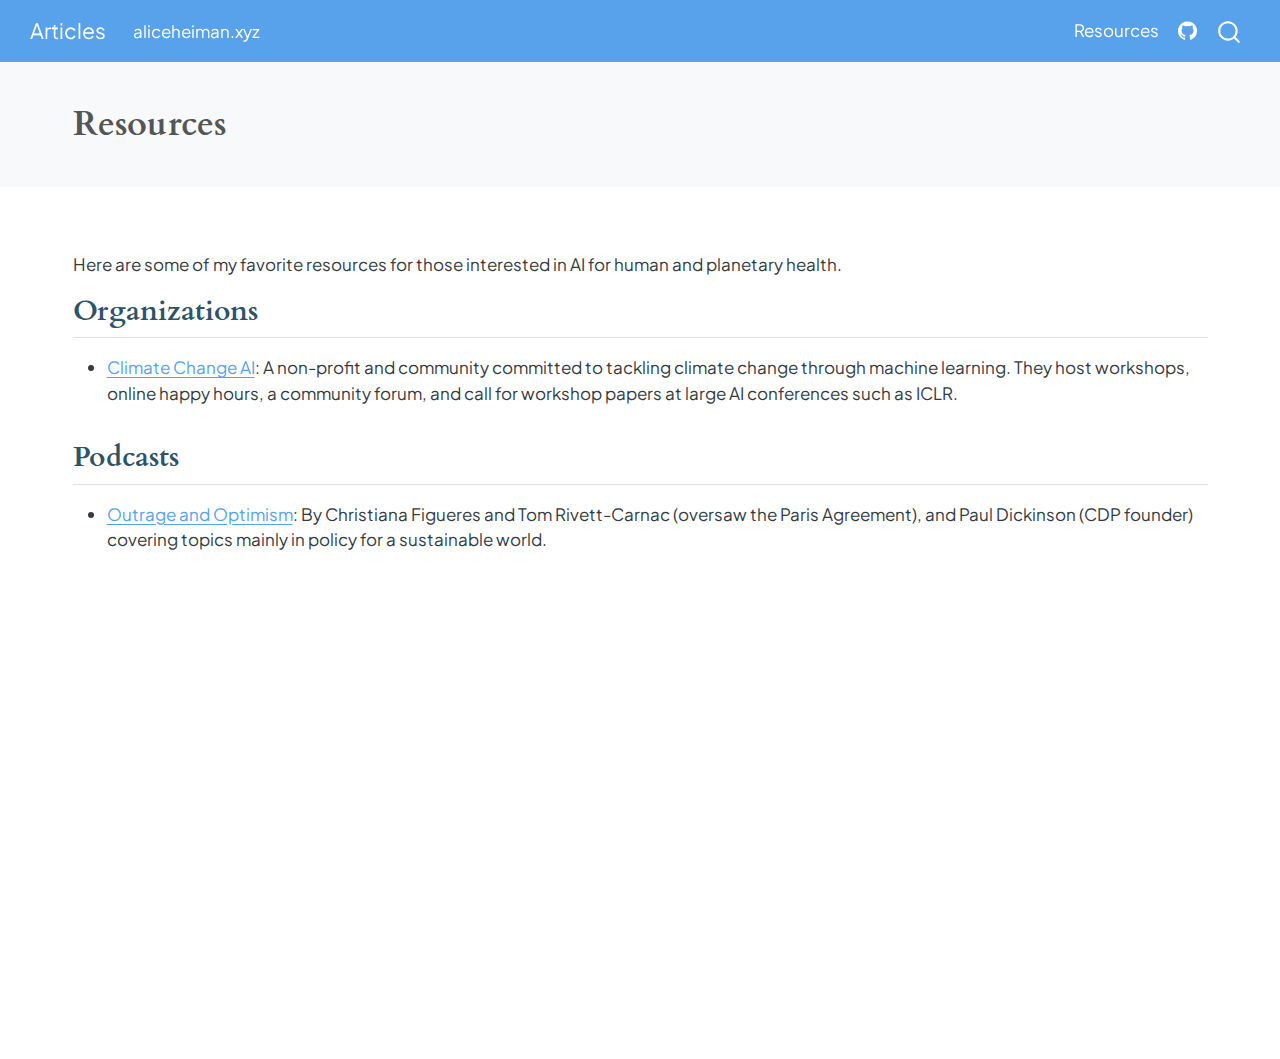
<file: docs/resourses.html>
<!DOCTYPE html>
<html xmlns="http://www.w3.org/1999/xhtml" lang="en" xml:lang="en"><head>

<meta charset="utf-8">
<meta name="generator" content="quarto-1.7.32">

<meta name="viewport" content="width=device-width, initial-scale=1.0, user-scalable=yes">


<title>Resources – Articles</title>
<style>
code{white-space: pre-wrap;}
span.smallcaps{font-variant: small-caps;}
div.columns{display: flex; gap: min(4vw, 1.5em);}
div.column{flex: auto; overflow-x: auto;}
div.hanging-indent{margin-left: 1.5em; text-indent: -1.5em;}
ul.task-list{list-style: none;}
ul.task-list li input[type="checkbox"] {
  width: 0.8em;
  margin: 0 0.8em 0.2em -1em; /* quarto-specific, see https://github.com/quarto-dev/quarto-cli/issues/4556 */ 
  vertical-align: middle;
}
</style>


<script src="site_libs/quarto-nav/quarto-nav.js"></script>
<script src="site_libs/quarto-nav/headroom.min.js"></script>
<script src="site_libs/clipboard/clipboard.min.js"></script>
<script src="site_libs/quarto-search/autocomplete.umd.js"></script>
<script src="site_libs/quarto-search/fuse.min.js"></script>
<script src="site_libs/quarto-search/quarto-search.js"></script>
<meta name="quarto:offset" content="./">
<script src="site_libs/quarto-html/quarto.js" type="module"></script>
<script src="site_libs/quarto-html/tabsets/tabsets.js" type="module"></script>
<script src="site_libs/quarto-html/popper.min.js"></script>
<script src="site_libs/quarto-html/tippy.umd.min.js"></script>
<script src="site_libs/quarto-html/anchor.min.js"></script>
<link href="site_libs/quarto-html/tippy.css" rel="stylesheet">
<link href="site_libs/quarto-html/quarto-syntax-highlighting-37eea08aefeeee20ff55810ff984fec1.css" rel="stylesheet" id="quarto-text-highlighting-styles">
<script src="site_libs/bootstrap/bootstrap.min.js"></script>
<link href="site_libs/bootstrap/bootstrap-icons.css" rel="stylesheet">
<link href="site_libs/bootstrap/bootstrap-c1fac2584b48ed01fb6e278e36375074.min.css" rel="stylesheet" append-hash="true" id="quarto-bootstrap" data-mode="light">
<script id="quarto-search-options" type="application/json">{
  "location": "navbar",
  "copy-button": false,
  "collapse-after": 3,
  "panel-placement": "end",
  "type": "overlay",
  "limit": 50,
  "keyboard-shortcut": [
    "f",
    "/",
    "s"
  ],
  "show-item-context": false,
  "language": {
    "search-no-results-text": "No results",
    "search-matching-documents-text": "matching documents",
    "search-copy-link-title": "Copy link to search",
    "search-hide-matches-text": "Hide additional matches",
    "search-more-match-text": "more match in this document",
    "search-more-matches-text": "more matches in this document",
    "search-clear-button-title": "Clear",
    "search-text-placeholder": "",
    "search-detached-cancel-button-title": "Cancel",
    "search-submit-button-title": "Submit",
    "search-label": "Search"
  }
}</script>


<link rel="stylesheet" href="styles.css">
</head>

<body class="nav-fixed quarto-light">

<div id="quarto-search-results"></div>
  <header id="quarto-header" class="headroom fixed-top quarto-banner">
    <nav class="navbar navbar-expand-lg " data-bs-theme="dark">
      <div class="navbar-container container-fluid">
      <div class="navbar-brand-container mx-auto">
    <a class="navbar-brand" href="./index.html">
    <span class="navbar-title">Articles</span>
    </a>
  </div>
            <div id="quarto-search" class="" title="Search"></div>
          <button class="navbar-toggler" type="button" data-bs-toggle="collapse" data-bs-target="#navbarCollapse" aria-controls="navbarCollapse" role="menu" aria-expanded="false" aria-label="Toggle navigation" onclick="if (window.quartoToggleHeadroom) { window.quartoToggleHeadroom(); }">
  <span class="navbar-toggler-icon"></span>
</button>
          <div class="collapse navbar-collapse" id="navbarCollapse">
            <ul class="navbar-nav navbar-nav-scroll me-auto">
  <li class="nav-item">
    <a class="nav-link" href="https://aliceheiman.xyz"> 
<span class="menu-text">aliceheiman.xyz</span></a>
  </li>  
</ul>
            <ul class="navbar-nav navbar-nav-scroll ms-auto">
  <li class="nav-item">
    <a class="nav-link active" href="./resourses.html" aria-current="page"> 
<span class="menu-text">Resources</span></a>
  </li>  
  <li class="nav-item compact">
    <a class="nav-link" href="https://github.com/"> <i class="bi bi-github" role="img">
</i> 
<span class="menu-text"></span></a>
  </li>  
</ul>
          </div> <!-- /navcollapse -->
            <div class="quarto-navbar-tools">
</div>
      </div> <!-- /container-fluid -->
    </nav>
</header>
<!-- content -->
<header id="title-block-header" class="quarto-title-block default page-columns page-full">
  <div class="quarto-title-banner page-columns page-full">
    <div class="quarto-title column-page">
      <h1 class="title">Resources</h1>
                      </div>
  </div>
    
  
  <div class="quarto-title-meta column-page">

      
    
      
    </div>
    
  
  </header><div id="quarto-content" class="quarto-container page-columns page-rows-contents page-layout-full page-navbar">
<!-- sidebar -->
<!-- margin-sidebar -->
    
<!-- main -->
<main class="content quarto-banner-title-block column-page" id="quarto-document-content">





<p>Here are some of my favorite resources for those interested in AI for human and planetary health.</p>
<section id="organizations" class="level2">
<h2 class="anchored" data-anchor-id="organizations">Organizations</h2>
<ul>
<li><a href="https://www.climatechange.ai/">Climate Change AI</a>: A non-profit and community committed to tackling climate change through machine learning. They host workshops, online happy hours, a community forum, and call for workshop papers at large AI conferences such as ICLR.</li>
</ul>
</section>
<section id="podcasts" class="level2">
<h2 class="anchored" data-anchor-id="podcasts">Podcasts</h2>
<ul>
<li><a href="https://www.outrageandoptimism.org/">Outrage and Optimism</a>: By Christiana Figueres and Tom Rivett-Carnac (oversaw the Paris Agreement), and Paul Dickinson (CDP founder) covering topics mainly in policy for a sustainable world.</li>
</ul>


</section>

</main> <!-- /main -->
<script id="quarto-html-after-body" type="application/javascript">
  window.document.addEventListener("DOMContentLoaded", function (event) {
    const icon = "";
    const anchorJS = new window.AnchorJS();
    anchorJS.options = {
      placement: 'right',
      icon: icon
    };
    anchorJS.add('.anchored');
    const isCodeAnnotation = (el) => {
      for (const clz of el.classList) {
        if (clz.startsWith('code-annotation-')) {                     
          return true;
        }
      }
      return false;
    }
    const onCopySuccess = function(e) {
      // button target
      const button = e.trigger;
      // don't keep focus
      button.blur();
      // flash "checked"
      button.classList.add('code-copy-button-checked');
      var currentTitle = button.getAttribute("title");
      button.setAttribute("title", "Copied!");
      let tooltip;
      if (window.bootstrap) {
        button.setAttribute("data-bs-toggle", "tooltip");
        button.setAttribute("data-bs-placement", "left");
        button.setAttribute("data-bs-title", "Copied!");
        tooltip = new bootstrap.Tooltip(button, 
          { trigger: "manual", 
            customClass: "code-copy-button-tooltip",
            offset: [0, -8]});
        tooltip.show();    
      }
      setTimeout(function() {
        if (tooltip) {
          tooltip.hide();
          button.removeAttribute("data-bs-title");
          button.removeAttribute("data-bs-toggle");
          button.removeAttribute("data-bs-placement");
        }
        button.setAttribute("title", currentTitle);
        button.classList.remove('code-copy-button-checked');
      }, 1000);
      // clear code selection
      e.clearSelection();
    }
    const getTextToCopy = function(trigger) {
        const codeEl = trigger.previousElementSibling.cloneNode(true);
        for (const childEl of codeEl.children) {
          if (isCodeAnnotation(childEl)) {
            childEl.remove();
          }
        }
        return codeEl.innerText;
    }
    const clipboard = new window.ClipboardJS('.code-copy-button:not([data-in-quarto-modal])', {
      text: getTextToCopy
    });
    clipboard.on('success', onCopySuccess);
    if (window.document.getElementById('quarto-embedded-source-code-modal')) {
      const clipboardModal = new window.ClipboardJS('.code-copy-button[data-in-quarto-modal]', {
        text: getTextToCopy,
        container: window.document.getElementById('quarto-embedded-source-code-modal')
      });
      clipboardModal.on('success', onCopySuccess);
    }
      var localhostRegex = new RegExp(/^(?:http|https):\/\/localhost\:?[0-9]*\//);
      var mailtoRegex = new RegExp(/^mailto:/);
        var filterRegex = new RegExp('/' + window.location.host + '/');
      var isInternal = (href) => {
          return filterRegex.test(href) || localhostRegex.test(href) || mailtoRegex.test(href);
      }
      // Inspect non-navigation links and adorn them if external
     var links = window.document.querySelectorAll('a[href]:not(.nav-link):not(.navbar-brand):not(.toc-action):not(.sidebar-link):not(.sidebar-item-toggle):not(.pagination-link):not(.no-external):not([aria-hidden]):not(.dropdown-item):not(.quarto-navigation-tool):not(.about-link)');
      for (var i=0; i<links.length; i++) {
        const link = links[i];
        if (!isInternal(link.href)) {
          // undo the damage that might have been done by quarto-nav.js in the case of
          // links that we want to consider external
          if (link.dataset.originalHref !== undefined) {
            link.href = link.dataset.originalHref;
          }
        }
      }
    function tippyHover(el, contentFn, onTriggerFn, onUntriggerFn) {
      const config = {
        allowHTML: true,
        maxWidth: 500,
        delay: 100,
        arrow: false,
        appendTo: function(el) {
            return el.parentElement;
        },
        interactive: true,
        interactiveBorder: 10,
        theme: 'quarto',
        placement: 'bottom-start',
      };
      if (contentFn) {
        config.content = contentFn;
      }
      if (onTriggerFn) {
        config.onTrigger = onTriggerFn;
      }
      if (onUntriggerFn) {
        config.onUntrigger = onUntriggerFn;
      }
      window.tippy(el, config); 
    }
    const noterefs = window.document.querySelectorAll('a[role="doc-noteref"]');
    for (var i=0; i<noterefs.length; i++) {
      const ref = noterefs[i];
      tippyHover(ref, function() {
        // use id or data attribute instead here
        let href = ref.getAttribute('data-footnote-href') || ref.getAttribute('href');
        try { href = new URL(href).hash; } catch {}
        const id = href.replace(/^#\/?/, "");
        const note = window.document.getElementById(id);
        if (note) {
          return note.innerHTML;
        } else {
          return "";
        }
      });
    }
    const xrefs = window.document.querySelectorAll('a.quarto-xref');
    const processXRef = (id, note) => {
      // Strip column container classes
      const stripColumnClz = (el) => {
        el.classList.remove("page-full", "page-columns");
        if (el.children) {
          for (const child of el.children) {
            stripColumnClz(child);
          }
        }
      }
      stripColumnClz(note)
      if (id === null || id.startsWith('sec-')) {
        // Special case sections, only their first couple elements
        const container = document.createElement("div");
        if (note.children && note.children.length > 2) {
          container.appendChild(note.children[0].cloneNode(true));
          for (let i = 1; i < note.children.length; i++) {
            const child = note.children[i];
            if (child.tagName === "P" && child.innerText === "") {
              continue;
            } else {
              container.appendChild(child.cloneNode(true));
              break;
            }
          }
          if (window.Quarto?.typesetMath) {
            window.Quarto.typesetMath(container);
          }
          return container.innerHTML
        } else {
          if (window.Quarto?.typesetMath) {
            window.Quarto.typesetMath(note);
          }
          return note.innerHTML;
        }
      } else {
        // Remove any anchor links if they are present
        const anchorLink = note.querySelector('a.anchorjs-link');
        if (anchorLink) {
          anchorLink.remove();
        }
        if (window.Quarto?.typesetMath) {
          window.Quarto.typesetMath(note);
        }
        if (note.classList.contains("callout")) {
          return note.outerHTML;
        } else {
          return note.innerHTML;
        }
      }
    }
    for (var i=0; i<xrefs.length; i++) {
      const xref = xrefs[i];
      tippyHover(xref, undefined, function(instance) {
        instance.disable();
        let url = xref.getAttribute('href');
        let hash = undefined; 
        if (url.startsWith('#')) {
          hash = url;
        } else {
          try { hash = new URL(url).hash; } catch {}
        }
        if (hash) {
          const id = hash.replace(/^#\/?/, "");
          const note = window.document.getElementById(id);
          if (note !== null) {
            try {
              const html = processXRef(id, note.cloneNode(true));
              instance.setContent(html);
            } finally {
              instance.enable();
              instance.show();
            }
          } else {
            // See if we can fetch this
            fetch(url.split('#')[0])
            .then(res => res.text())
            .then(html => {
              const parser = new DOMParser();
              const htmlDoc = parser.parseFromString(html, "text/html");
              const note = htmlDoc.getElementById(id);
              if (note !== null) {
                const html = processXRef(id, note);
                instance.setContent(html);
              } 
            }).finally(() => {
              instance.enable();
              instance.show();
            });
          }
        } else {
          // See if we can fetch a full url (with no hash to target)
          // This is a special case and we should probably do some content thinning / targeting
          fetch(url)
          .then(res => res.text())
          .then(html => {
            const parser = new DOMParser();
            const htmlDoc = parser.parseFromString(html, "text/html");
            const note = htmlDoc.querySelector('main.content');
            if (note !== null) {
              // This should only happen for chapter cross references
              // (since there is no id in the URL)
              // remove the first header
              if (note.children.length > 0 && note.children[0].tagName === "HEADER") {
                note.children[0].remove();
              }
              const html = processXRef(null, note);
              instance.setContent(html);
            } 
          }).finally(() => {
            instance.enable();
            instance.show();
          });
        }
      }, function(instance) {
      });
    }
        let selectedAnnoteEl;
        const selectorForAnnotation = ( cell, annotation) => {
          let cellAttr = 'data-code-cell="' + cell + '"';
          let lineAttr = 'data-code-annotation="' +  annotation + '"';
          const selector = 'span[' + cellAttr + '][' + lineAttr + ']';
          return selector;
        }
        const selectCodeLines = (annoteEl) => {
          const doc = window.document;
          const targetCell = annoteEl.getAttribute("data-target-cell");
          const targetAnnotation = annoteEl.getAttribute("data-target-annotation");
          const annoteSpan = window.document.querySelector(selectorForAnnotation(targetCell, targetAnnotation));
          const lines = annoteSpan.getAttribute("data-code-lines").split(",");
          const lineIds = lines.map((line) => {
            return targetCell + "-" + line;
          })
          let top = null;
          let height = null;
          let parent = null;
          if (lineIds.length > 0) {
              //compute the position of the single el (top and bottom and make a div)
              const el = window.document.getElementById(lineIds[0]);
              top = el.offsetTop;
              height = el.offsetHeight;
              parent = el.parentElement.parentElement;
            if (lineIds.length > 1) {
              const lastEl = window.document.getElementById(lineIds[lineIds.length - 1]);
              const bottom = lastEl.offsetTop + lastEl.offsetHeight;
              height = bottom - top;
            }
            if (top !== null && height !== null && parent !== null) {
              // cook up a div (if necessary) and position it 
              let div = window.document.getElementById("code-annotation-line-highlight");
              if (div === null) {
                div = window.document.createElement("div");
                div.setAttribute("id", "code-annotation-line-highlight");
                div.style.position = 'absolute';
                parent.appendChild(div);
              }
              div.style.top = top - 2 + "px";
              div.style.height = height + 4 + "px";
              div.style.left = 0;
              let gutterDiv = window.document.getElementById("code-annotation-line-highlight-gutter");
              if (gutterDiv === null) {
                gutterDiv = window.document.createElement("div");
                gutterDiv.setAttribute("id", "code-annotation-line-highlight-gutter");
                gutterDiv.style.position = 'absolute';
                const codeCell = window.document.getElementById(targetCell);
                const gutter = codeCell.querySelector('.code-annotation-gutter');
                gutter.appendChild(gutterDiv);
              }
              gutterDiv.style.top = top - 2 + "px";
              gutterDiv.style.height = height + 4 + "px";
            }
            selectedAnnoteEl = annoteEl;
          }
        };
        const unselectCodeLines = () => {
          const elementsIds = ["code-annotation-line-highlight", "code-annotation-line-highlight-gutter"];
          elementsIds.forEach((elId) => {
            const div = window.document.getElementById(elId);
            if (div) {
              div.remove();
            }
          });
          selectedAnnoteEl = undefined;
        };
          // Handle positioning of the toggle
      window.addEventListener(
        "resize",
        throttle(() => {
          elRect = undefined;
          if (selectedAnnoteEl) {
            selectCodeLines(selectedAnnoteEl);
          }
        }, 10)
      );
      function throttle(fn, ms) {
      let throttle = false;
      let timer;
        return (...args) => {
          if(!throttle) { // first call gets through
              fn.apply(this, args);
              throttle = true;
          } else { // all the others get throttled
              if(timer) clearTimeout(timer); // cancel #2
              timer = setTimeout(() => {
                fn.apply(this, args);
                timer = throttle = false;
              }, ms);
          }
        };
      }
        // Attach click handler to the DT
        const annoteDls = window.document.querySelectorAll('dt[data-target-cell]');
        for (const annoteDlNode of annoteDls) {
          annoteDlNode.addEventListener('click', (event) => {
            const clickedEl = event.target;
            if (clickedEl !== selectedAnnoteEl) {
              unselectCodeLines();
              const activeEl = window.document.querySelector('dt[data-target-cell].code-annotation-active');
              if (activeEl) {
                activeEl.classList.remove('code-annotation-active');
              }
              selectCodeLines(clickedEl);
              clickedEl.classList.add('code-annotation-active');
            } else {
              // Unselect the line
              unselectCodeLines();
              clickedEl.classList.remove('code-annotation-active');
            }
          });
        }
    const findCites = (el) => {
      const parentEl = el.parentElement;
      if (parentEl) {
        const cites = parentEl.dataset.cites;
        if (cites) {
          return {
            el,
            cites: cites.split(' ')
          };
        } else {
          return findCites(el.parentElement)
        }
      } else {
        return undefined;
      }
    };
    var bibliorefs = window.document.querySelectorAll('a[role="doc-biblioref"]');
    for (var i=0; i<bibliorefs.length; i++) {
      const ref = bibliorefs[i];
      const citeInfo = findCites(ref);
      if (citeInfo) {
        tippyHover(citeInfo.el, function() {
          var popup = window.document.createElement('div');
          citeInfo.cites.forEach(function(cite) {
            var citeDiv = window.document.createElement('div');
            citeDiv.classList.add('hanging-indent');
            citeDiv.classList.add('csl-entry');
            var biblioDiv = window.document.getElementById('ref-' + cite);
            if (biblioDiv) {
              citeDiv.innerHTML = biblioDiv.innerHTML;
            }
            popup.appendChild(citeDiv);
          });
          return popup.innerHTML;
        });
      }
    }
  });
  </script>
</div> <!-- /content -->




</body></html>
</file>
<file: docs/site_libs/quarto-html/tippy.css>
.tippy-box[data-animation=fade][data-state=hidden]{opacity:0}[data-tippy-root]{max-width:calc(100vw - 10px)}.tippy-box{position:relative;background-color:#333;color:#fff;border-radius:4px;font-size:14px;line-height:1.4;white-space:normal;outline:0;transition-property:transform,visibility,opacity}.tippy-box[data-placement^=top]>.tippy-arrow{bottom:0}.tippy-box[data-placement^=top]>.tippy-arrow:before{bottom:-7px;left:0;border-width:8px 8px 0;border-top-color:initial;transform-origin:center top}.tippy-box[data-placement^=bottom]>.tippy-arrow{top:0}.tippy-box[data-placement^=bottom]>.tippy-arrow:before{top:-7px;left:0;border-width:0 8px 8px;border-bottom-color:initial;transform-origin:center bottom}.tippy-box[data-placement^=left]>.tippy-arrow{right:0}.tippy-box[data-placement^=left]>.tippy-arrow:before{border-width:8px 0 8px 8px;border-left-color:initial;right:-7px;transform-origin:center left}.tippy-box[data-placement^=right]>.tippy-arrow{left:0}.tippy-box[data-placement^=right]>.tippy-arrow:before{left:-7px;border-width:8px 8px 8px 0;border-right-color:initial;transform-origin:center right}.tippy-box[data-inertia][data-state=visible]{transition-timing-function:cubic-bezier(.54,1.5,.38,1.11)}.tippy-arrow{width:16px;height:16px;color:#333}.tippy-arrow:before{content:"";position:absolute;border-color:transparent;border-style:solid}.tippy-content{position:relative;padding:5px 9px;z-index:1}
</file>
<file: docs/site_libs/quarto-html/quarto-syntax-highlighting-37eea08aefeeee20ff55810ff984fec1.css>
/* quarto syntax highlight colors */
:root {
  --quarto-hl-ot-color: #003B4F;
  --quarto-hl-at-color: #657422;
  --quarto-hl-ss-color: #20794D;
  --quarto-hl-an-color: #5E5E5E;
  --quarto-hl-fu-color: #4758AB;
  --quarto-hl-st-color: #20794D;
  --quarto-hl-cf-color: #003B4F;
  --quarto-hl-op-color: #5E5E5E;
  --quarto-hl-er-color: #AD0000;
  --quarto-hl-bn-color: #AD0000;
  --quarto-hl-al-color: #AD0000;
  --quarto-hl-va-color: #111111;
  --quarto-hl-bu-color: inherit;
  --quarto-hl-ex-color: inherit;
  --quarto-hl-pp-color: #AD0000;
  --quarto-hl-in-color: #5E5E5E;
  --quarto-hl-vs-color: #20794D;
  --quarto-hl-wa-color: #5E5E5E;
  --quarto-hl-do-color: #5E5E5E;
  --quarto-hl-im-color: #00769E;
  --quarto-hl-ch-color: #20794D;
  --quarto-hl-dt-color: #AD0000;
  --quarto-hl-fl-color: #AD0000;
  --quarto-hl-co-color: #5E5E5E;
  --quarto-hl-cv-color: #5E5E5E;
  --quarto-hl-cn-color: #8f5902;
  --quarto-hl-sc-color: #5E5E5E;
  --quarto-hl-dv-color: #AD0000;
  --quarto-hl-kw-color: #003B4F;
}

/* other quarto variables */
:root {
  --quarto-font-monospace: SFMono-Regular, Menlo, Monaco, Consolas, "Liberation Mono", "Courier New", monospace;
}

/* syntax highlight based on Pandoc's rules */
pre > code.sourceCode > span {
  color: #003B4F;
}

code.sourceCode > span {
  color: #003B4F;
}

div.sourceCode,
div.sourceCode pre.sourceCode {
  color: #003B4F;
}

/* Normal */
code span {
  color: #003B4F;
}

/* Alert */
code span.al {
  color: #AD0000;
  font-style: inherit;
}

/* Annotation */
code span.an {
  color: #5E5E5E;
  font-style: inherit;
}

/* Attribute */
code span.at {
  color: #657422;
  font-style: inherit;
}

/* BaseN */
code span.bn {
  color: #AD0000;
  font-style: inherit;
}

/* BuiltIn */
code span.bu {
  font-style: inherit;
}

/* ControlFlow */
code span.cf {
  color: #003B4F;
  font-weight: bold;
  font-style: inherit;
}

/* Char */
code span.ch {
  color: #20794D;
  font-style: inherit;
}

/* Constant */
code span.cn {
  color: #8f5902;
  font-style: inherit;
}

/* Comment */
code span.co {
  color: #5E5E5E;
  font-style: inherit;
}

/* CommentVar */
code span.cv {
  color: #5E5E5E;
  font-style: italic;
}

/* Documentation */
code span.do {
  color: #5E5E5E;
  font-style: italic;
}

/* DataType */
code span.dt {
  color: #AD0000;
  font-style: inherit;
}

/* DecVal */
code span.dv {
  color: #AD0000;
  font-style: inherit;
}

/* Error */
code span.er {
  color: #AD0000;
  font-style: inherit;
}

/* Extension */
code span.ex {
  font-style: inherit;
}

/* Float */
code span.fl {
  color: #AD0000;
  font-style: inherit;
}

/* Function */
code span.fu {
  color: #4758AB;
  font-style: inherit;
}

/* Import */
code span.im {
  color: #00769E;
  font-style: inherit;
}

/* Information */
code span.in {
  color: #5E5E5E;
  font-style: inherit;
}

/* Keyword */
code span.kw {
  color: #003B4F;
  font-weight: bold;
  font-style: inherit;
}

/* Operator */
code span.op {
  color: #5E5E5E;
  font-style: inherit;
}

/* Other */
code span.ot {
  color: #003B4F;
  font-style: inherit;
}

/* Preprocessor */
code span.pp {
  color: #AD0000;
  font-style: inherit;
}

/* SpecialChar */
code span.sc {
  color: #5E5E5E;
  font-style: inherit;
}

/* SpecialString */
code span.ss {
  color: #20794D;
  font-style: inherit;
}

/* String */
code span.st {
  color: #20794D;
  font-style: inherit;
}

/* Variable */
code span.va {
  color: #111111;
  font-style: inherit;
}

/* VerbatimString */
code span.vs {
  color: #20794D;
  font-style: inherit;
}

/* Warning */
code span.wa {
  color: #5E5E5E;
  font-style: italic;
}

.prevent-inlining {
  content: "</";
}

/*# sourceMappingURL=27d3d809615f7771493d095567f04340.css.map */
</file>
<file: docs/styles.css>
/* css styles */
@import url('https://fonts.googleapis.com/css2?family=Cardo:wght@700&family=Plus+Jakarta+Sans:wght@400;500&display=swap');

body {
  font-family: 'Plus Jakarta Sans', sans-serif;
}

h1, h2, h3, h4, h5, h6 {
  font-family: 'Cardo', serif;
  color: #2E5266;
}

a {
  color: #58A1EB;
}
a:hover {
  color: #2E5266;
  text-decoration: underline;
}

.navbar, .navbar-light {
  background-color: #58A1EB;
}
.navbar a {
  color: #ffffff !important;
}
.navbar svg {
  color: #ffffff !important;
}
</file>
